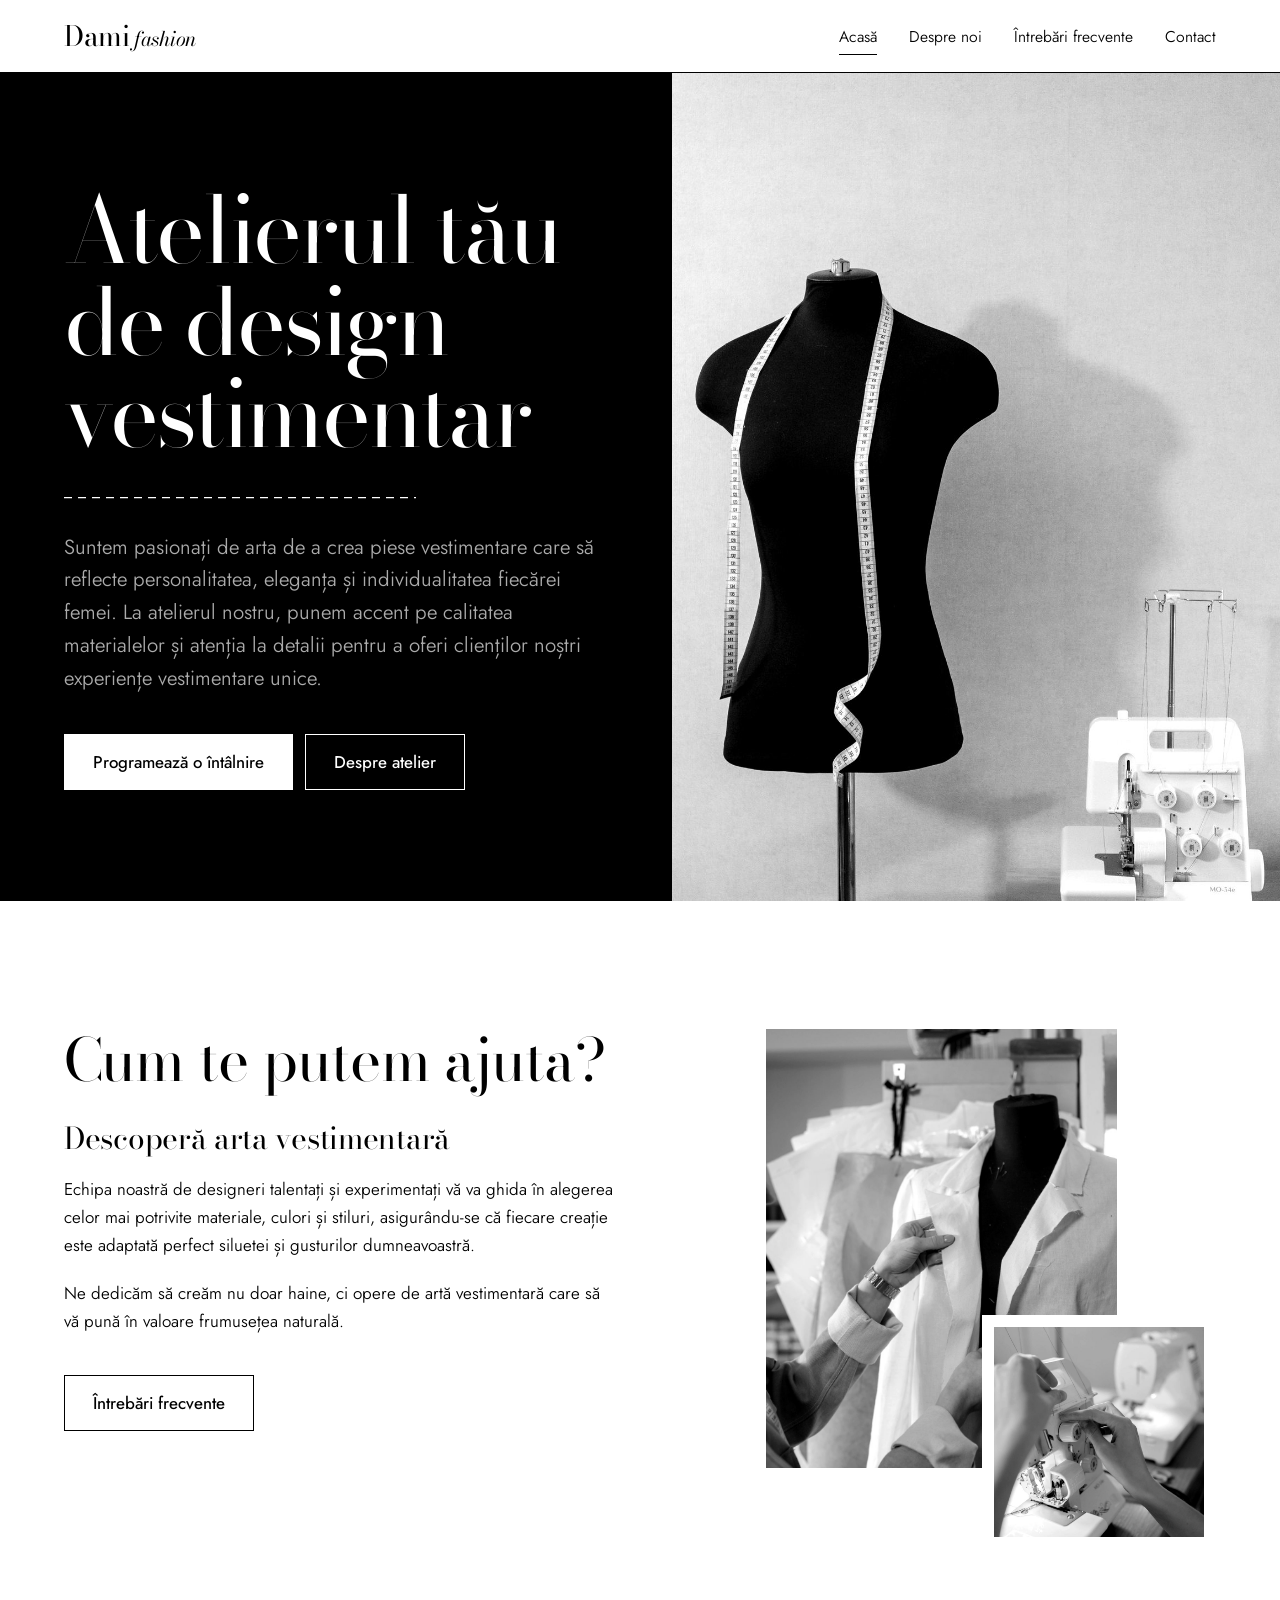
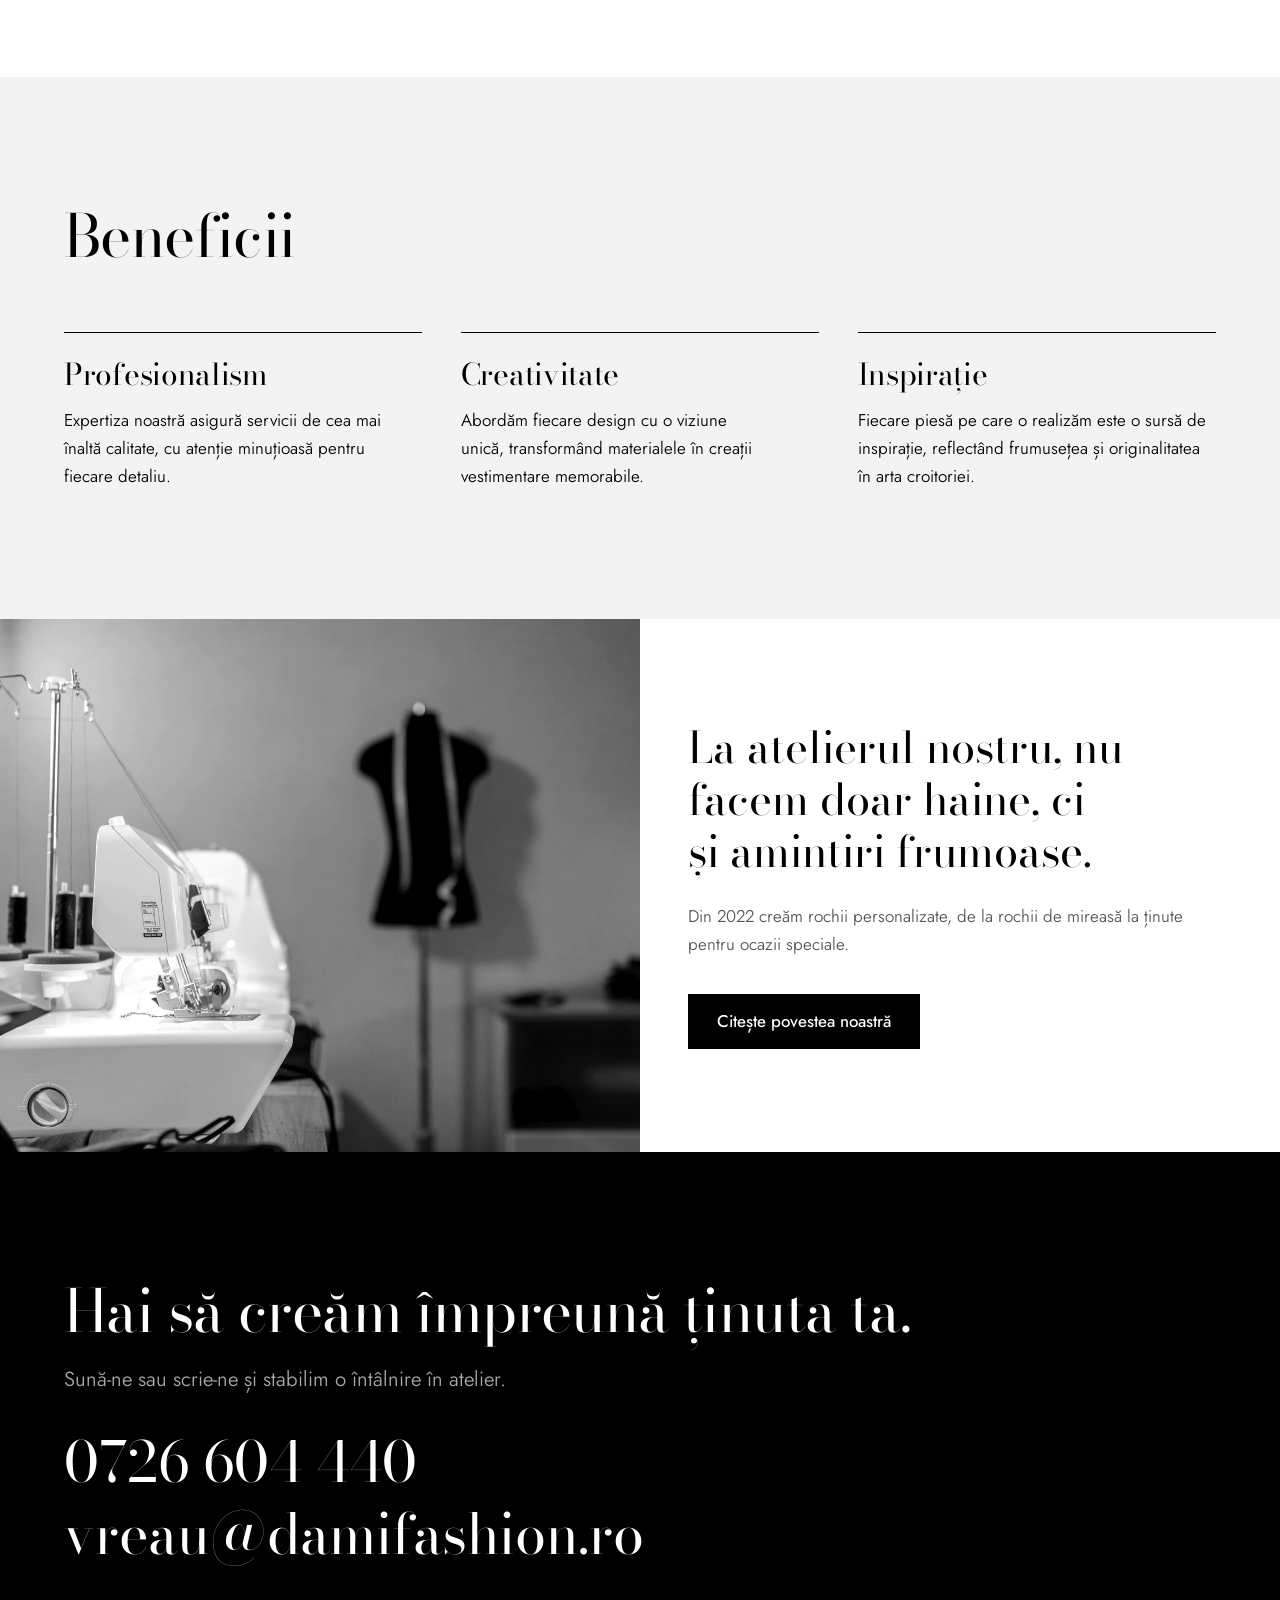
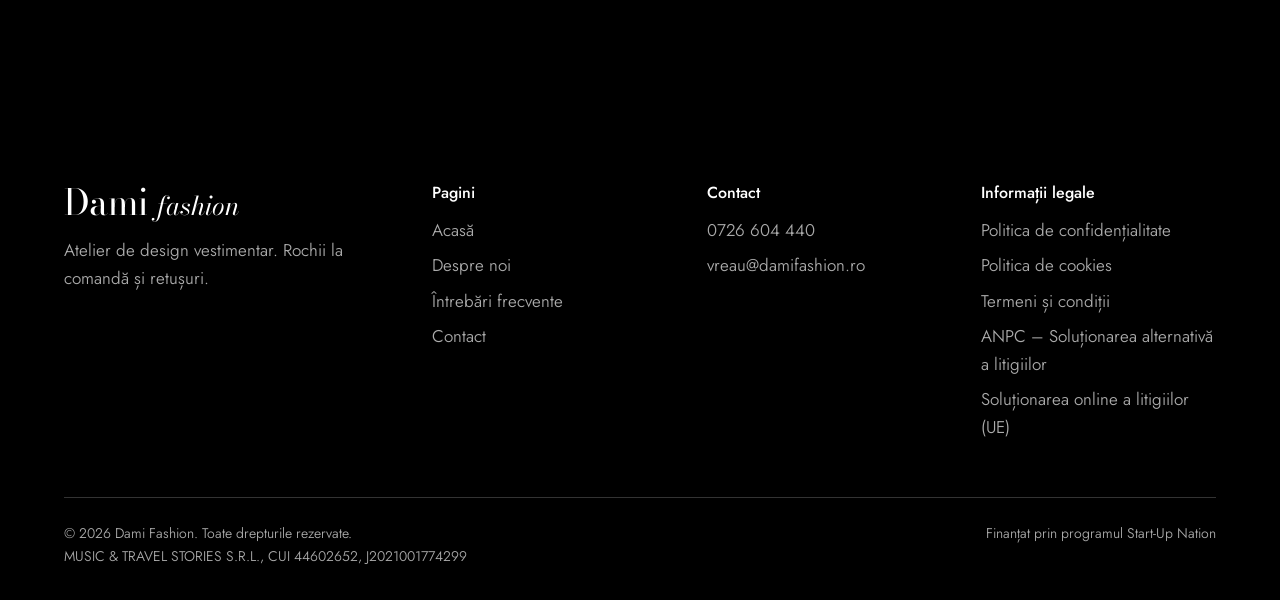
<file: index.html>
<!doctype html>
<html lang="ro">
<head>
  <meta charset="utf-8">
  <meta name="viewport" content="width=device-width, initial-scale=1">
  <title>Dami Fashion</title>
  <meta name="description" content="Dami Fashion, atelier de design vestimentar: rochii la comandă, rochii de mireasă, ținute pentru ocazii speciale și retușuri.">
  <meta property="og:title" content="Dami Fashion">
  <meta property="og:description" content="Dami Fashion, atelier de design vestimentar: rochii la comandă, rochii de mireasă, ținute pentru ocazii speciale și retușuri.">
  <meta property="og:type" content="website">
  <meta property="og:locale" content="ro_RO">
  <link rel="preload" href="assets/fonts/bodoni-moda-latin-opsz-normal.woff2" as="font" type="font/woff2" crossorigin>
  <link rel="preload" href="assets/fonts/jost-latin-wght-normal.woff2" as="font" type="font/woff2" crossorigin>
  <link rel="stylesheet" href="assets/css/fonts.css">
  <link rel="stylesheet" href="assets/css/site.css">
  <link rel="icon" href="data:image/svg+xml,%3Csvg xmlns='http://www.w3.org/2000/svg' viewBox='0 0 64 64'%3E%3Crect width='64' height='64' fill='%23000'/%3E%3Ctext x='32' y='47' font-family='Georgia,serif' font-size='44' fill='%23fff' text-anchor='middle'%3ED%3C/text%3E%3C/svg%3E">
</head>
<body>
  <a class="skip-link" href="#continut">Sari la conținut</a>
  <header class="site-header">
    <div class="wrap">
      <a class="brand" href="index.html">Dami<em>fashion</em></a>
      <button class="nav-toggle" type="button" aria-expanded="false" aria-controls="nav">Meniu</button>
      <nav class="nav" id="nav" aria-label="Meniu principal">
        <ul>
          <li><a href="index.html" aria-current="page">Acasă</a></li>
          <li><a href="despre-noi.html">Despre noi</a></li>
          <li><a href="intrebari-frecvente.html">Întrebări frecvente</a></li>
          <li><a href="contact.html">Contact</a></li>
        </ul>
      </nav>
    </div>
  </header>

  <main id="continut">
    <section class="hero on-black">
      <div class="hero-text">
        <h1>Atelierul tău de design vestimentar</h1>
        <div class="seam seam-sew" aria-hidden="true"></div>
        <p class="lede muted">Suntem pasionați de arta de a crea piese vestimentare care să reflecte personalitatea, eleganța și individualitatea fiecărei femei. La atelierul nostru, punem accent pe calitatea materialelor și atenția la detalii pentru a oferi clienților noștri experiențe vestimentare unice.</p>
        <div class="actions">
          <a class="btn btn-solid" href="contact.html">Programează o întâlnire</a>
          <a class="btn btn-line" href="despre-noi.html">Despre atelier</a>
        </div>
      </div>
      <figure class="hero-figure">
        <img src="assets/img/acasa-hero.jpg" alt="Manechin de croitorie cu centimetru, lângă o mașină de cusut" width="1200" height="1500" fetchpriority="high" decoding="async">
      </figure>
    </section>

    <section class="section" aria-labelledby="ajutor-title">
      <div class="wrap split">
        <div class="split-text">
          <h2 id="ajutor-title">Cum te putem ajuta?</h2>
          <h3>Descoperă arta vestimentară</h3>
          <p>Echipa noastră de designeri talentați și experimentați vă va ghida în alegerea celor mai potrivite materiale, culori și stiluri, asigurându-se că fiecare creație este adaptată perfect siluetei și gusturilor dumneavoastră.</p>
          <p>Ne dedicăm să creăm nu doar haine, ci opere de artă vestimentară care să vă pună în valoare frumusețea naturală.</p>
          <div class="actions">
            <a class="btn btn-line" href="intrebari-frecvente.html">Întrebări frecvente</a>
          </div>
        </div>
        <div class="split-media pair">
          <img src="assets/img/ajutor-1.jpg" alt="Croitoreasă ajustând o piesă pe manechin" width="1000" height="1250" loading="lazy" decoding="async">
          <img src="assets/img/ajutor-2.jpg" alt="Mâini pregătind o mașină de surfilat" width="800" height="800" loading="lazy" decoding="async">
        </div>
      </div>
    </section>

    <section class="section section-mist" aria-labelledby="beneficii-title">
      <div class="wrap">
        <div class="benefits-head">
          <h2 id="beneficii-title">Beneficii</h2>
        </div>
        <ul class="benefits">
          <li>
            <h3>Profesionalism</h3>
            <p>Expertiza noastră asigură servicii de cea mai înaltă calitate, cu atenție minuțioasă pentru fiecare detaliu.</p>
          </li>
          <li>
            <h3>Creativitate</h3>
            <p>Abordăm fiecare design cu o viziune unică, transformând materialele în creații vestimentare memorabile.</p>
          </li>
          <li>
            <h3>Inspirație</h3>
            <p>Fiecare piesă pe care o realizăm este o sursă de inspirație, reflectând frumusețea și originalitatea în arta croitoriei.</p>
          </li>
        </ul>
      </div>
    </section>

    <section class="statement" aria-label="Despre noi pe scurt">
      <figure class="statement-figure">
        <img src="assets/img/acasa-atelier.jpg" alt="Mașină de cusut și manechin într-un atelier de croitorie" width="1400" height="1000" loading="lazy" decoding="async">
      </figure>
      <div class="statement-text">
        <blockquote>La atelierul nostru, nu facem doar haine, ci și amintiri frumoase.</blockquote>
        <p class="muted" style="margin-top:1.5rem">Din 2022 creăm rochii personalizate, de la rochii de mireasă la ținute pentru ocazii speciale.</p>
        <div class="actions">
          <a class="btn btn-solid" href="despre-noi.html">Citește povestea noastră</a>
        </div>
      </div>
    </section>

    <section class="section on-black contact-band" aria-labelledby="contact-band-title">
      <div class="wrap">
        <div>
          <h2 id="contact-band-title">Hai să creăm împreună ținuta ta.</h2>
          <p class="lede muted" style="margin-top:1.25rem">Sună-ne sau scrie-ne și stabilim o întâlnire în atelier.</p>
          <div class="contact-lines">
            <a href="tel:+40726604440">0726 604 440</a>
            <a href="mailto:vreau@damifashion.ro">vreau@damifashion.ro</a>
          </div>
        </div>
      </div>
    </section>
  </main>

  <footer class="site-footer">
    <div class="wrap">
      <div class="footer-grid">
        <div>
          <p class="footer-brand">Dami <em>fashion</em></p>
          <p class="muted" style="margin-top:1rem;color:var(--grey-on-black)">Atelier de design vestimentar. Rochii la comandă și retușuri.</p>
        </div>
        <div>
          <h2>Pagini</h2>
          <ul>
            <li><a href="index.html">Acasă</a></li>
            <li><a href="despre-noi.html">Despre noi</a></li>
            <li><a href="intrebari-frecvente.html">Întrebări frecvente</a></li>
            <li><a href="contact.html">Contact</a></li>
          </ul>
        </div>
        <div>
          <h2>Contact</h2>
          <ul>
            <li><a href="tel:+40726604440">0726 604 440</a></li>
            <li><a href="mailto:vreau@damifashion.ro">vreau@damifashion.ro</a></li>
          </ul>
        </div>
        <div>
          <h2>Informații legale</h2>
          <ul>
            <li><a href="politica-de-confidentialitate.html">Politica de confidențialitate</a></li>
            <li><a href="politica-cookies.html">Politica de cookies</a></li>
            <li><a href="termeni-si-conditii.html">Termeni și condiții</a></li>
            <li><a href="https://anpc.ro/ce-este-sal/" rel="noopener" target="_blank">ANPC – Soluționarea alternativă a litigiilor</a></li>
            <li><a href="https://ec.europa.eu/consumers/odr" rel="noopener" target="_blank">Soluționarea online a litigiilor (UE)</a></li>
          </ul>
        </div>
      </div>
      <div class="footer-base">
        <p>© <span data-year>2026</span> Dami Fashion. Toate drepturile rezervate.<br>MUSIC &amp; TRAVEL STORIES S.R.L., CUI 44602652, J2021001774299</p>
        <p>Finanțat prin programul Start-Up Nation</p>
      </div>
    </div>
  </footer>
  <script src="assets/js/site.js" defer></script>
  <script>document.querySelectorAll('[data-year]').forEach(function(e){e.textContent=new Date().getFullYear()});</script>
</body>
</html>
</file>
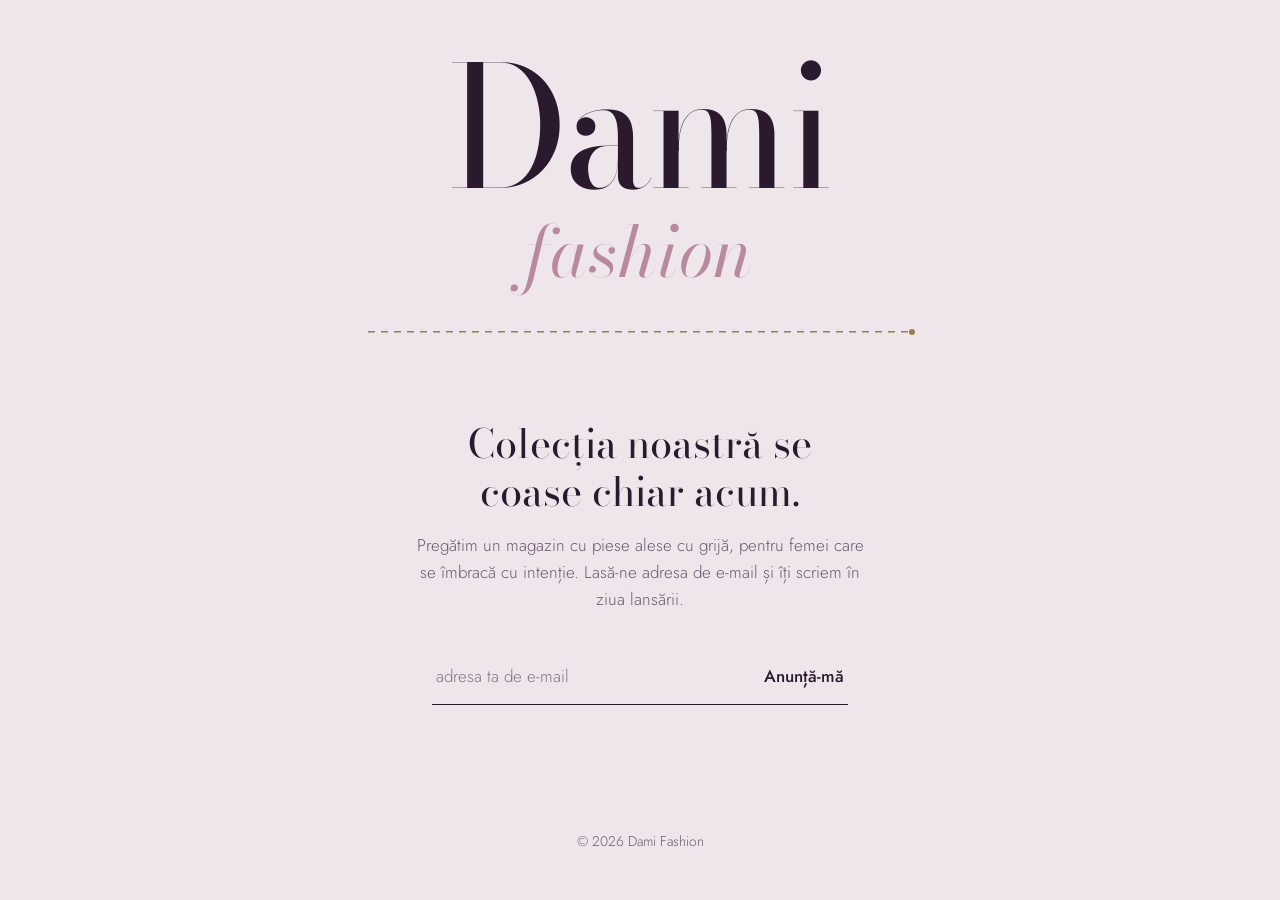
<file: coming-soon.html>
<!doctype html>
<html lang="ro">
<head>
  <meta charset="utf-8">
  <meta name="viewport" content="width=device-width, initial-scale=1">
  <title>Dami Fashion — În curând</title>
  <meta name="description" content="Dami Fashion se deschide în curând. Lasă-ne adresa de e-mail și te anunțăm la lansare.">
  <link rel="stylesheet" href="assets/css/fonts.css">
  <style>
    :root {
      --ink: #2B1A2E;        /* aubergine */
      --paper: #EFE6EC;      /* mauve paper */
      --silk: #FBF8FA;       /* silk white */
      --rose: #B98A9E;       /* dusty rose */
      --thread: #9C7B4E;     /* gold thread */
      --muted: #6E5A70;
      --serif: "Bodoni Moda", "Didot", Georgia, serif;
      --sans: "Jost", "Futura", system-ui, sans-serif;
    }
    @media (prefers-color-scheme: dark) {
      :root:not([data-theme="light"]) {
        --ink: #F3E9EF; --paper: #22152A; --silk: #2E1F36;
        --rose: #C99DB1; --thread: #C9A36E; --muted: #B7A3B8;
      }
    }
    :root[data-theme="dark"] {
      --ink: #F3E9EF; --paper: #22152A; --silk: #2E1F36;
      --rose: #C99DB1; --thread: #C9A36E; --muted: #B7A3B8;
    }

    * { box-sizing: border-box; margin: 0; }
    html, body { height: 100%; }
    body {
      background: var(--paper);
      color: var(--ink);
      font-family: var(--sans);
      font-weight: 300;
      font-size: 1.0625rem;
      line-height: 1.6;
      -webkit-font-smoothing: antialiased;
    }

    .page {
      min-height: 100svh;
      display: grid;
      grid-template-rows: auto 1fr auto;
      padding: clamp(1.5rem, 4vw, 3rem) 16px;
      max-width: 72rem;
      margin: 0 auto;
    }

    /* Wordmark: the one bold element */
    .wordmark {
      text-align: center;
      font-family: var(--serif);
      font-weight: 400;
      font-size: clamp(4.5rem, 19vw, 10.5rem);
      line-height: 0.95;
      letter-spacing: -0.02em;
    }
    .wordmark .fashion {
      display: block;
      font-style: italic;
      font-size: 0.42em;
      letter-spacing: 0.01em;
      color: var(--rose);
      margin-top: 0.15em;
    }

    /* Seam: a stitched line that sews itself once on load */
    .seam {
      position: relative;
      width: min(100%, 34rem);
      height: 6px;
      margin: clamp(1.75rem, 4vw, 2.75rem) auto 0;
    }
    .seam-thread {
      position: absolute;
      inset: 0 auto 0 0;
      width: 100%;
      background: repeating-linear-gradient(90deg, var(--thread) 0 7px, transparent 7px 13px) center / 100% 1.5px no-repeat;
      animation: sew 2.4s cubic-bezier(.6,.1,.3,1) .4s both;
    }
    .seam-thread::after {
      content: "";
      position: absolute;
      right: -3px;
      top: 50%;
      width: 6px;
      height: 6px;
      margin-top: -3px;
      border-radius: 50%;
      background: var(--thread);
    }
    @keyframes sew { from { width: 0; } to { width: 100%; } }

    main {
      align-self: center;
      text-align: center;
      max-width: 34rem;
      margin: 0 auto;
      padding: clamp(2.5rem, 7vw, 4.5rem) 0;
    }
    h1 {
      font-family: var(--serif);
      font-weight: 400;
      font-size: clamp(1.75rem, 4.5vw, 2.5rem);
      line-height: 1.2;
      margin-bottom: 1rem;
    }
    .lede { color: var(--muted); margin: 0 auto 2.25rem; max-width: 30rem; text-wrap: pretty; }
    h1 { text-wrap: balance; }

    form {
      display: flex;
      gap: 0;
      border-bottom: 1.5px solid var(--ink);
      max-width: 26rem;
      margin: 0 auto;
    }
    label.sr { position: absolute; width: 1px; height: 1px; overflow: hidden; clip: rect(0 0 0 0); }
    input[type="email"] {
      flex: 1;
      min-width: 0;
      background: transparent;
      border: 0;
      padding: 0.85rem 0.25rem;
      font: inherit;
      color: var(--ink);
    }
    input::placeholder { color: var(--muted); opacity: .8; }
    input:focus { outline: none; }
    form:focus-within { border-color: var(--thread); }
    button {
      background: none;
      border: 0;
      padding: 0.85rem 0.25rem 0.85rem 1rem;
      font: inherit;
      font-weight: 500;
      color: var(--ink);
      cursor: pointer;
      white-space: nowrap;
    }
    button:hover { color: var(--thread); }
    button:focus-visible, a:focus-visible {
      outline: 2px solid var(--thread);
      outline-offset: 3px;
      border-radius: 2px;
    }
    .note { min-height: 1.6em; margin-top: 1rem; font-size: 0.95rem; color: var(--muted); }
    .note.ok { color: var(--ink); font-family: var(--serif); font-style: italic; font-size: 1.1rem; }

    footer {
      text-align: center;
      font-size: 0.875rem;
      color: var(--muted);
    }
    footer a { color: inherit; text-underline-offset: 3px; }

    @media (prefers-reduced-motion: reduce) {
      .seam-thread { animation: none; }
    }
  </style>
</head>
<body>
  <div class="page">
    <header>
      <div class="wordmark" aria-label="Dami Fashion">
        Dami<span class="fashion">fashion</span>
      </div>
<div class="seam" aria-hidden="true"><span class="seam-thread"></span></div>
    </header>

    <main>
      <h1>Colecția noastră se coase chiar acum.</h1>
      <p class="lede">
        Pregătim un magazin cu piese alese cu grijă, pentru femei care se îmbracă
        cu intenție. Lasă-ne adresa de e-mail și îți scriem în ziua lansării.
      </p>

      <form id="notify" novalidate>
        <label class="sr" for="email">Adresa ta de e-mail</label>
        <input id="email" name="email" type="email" autocomplete="email"
               placeholder="adresa ta de e-mail" required>
        <button type="submit">Anunță-mă</button>
      </form>
      <p class="note" id="note" role="status" aria-live="polite"></p>
    </main>

    <footer>
      © <span id="year">2026</span> Dami Fashion
    </footer>
  </div>

  <script>
    document.getElementById('year').textContent = new Date().getFullYear();

    const form = document.getElementById('notify');
    const input = document.getElementById('email');
    const note = document.getElementById('note');

    form.addEventListener('submit', (e) => {
      e.preventDefault();
      note.className = 'note';
      if (!input.value.trim()) {
        note.textContent = 'Scrie adresa de e-mail ca să te putem anunța.';
        input.focus();
        return;
      }
      if (!input.checkValidity()) {
        note.textContent = 'Adresa pare incompletă. Verifică forma nume@exemplu.ro.';
        input.focus();
        return;
      }
      // TODO: trimite adresa către un serviciu de newsletter (ex. Mailchimp, Formspree)
      // înainte de lansarea publică. Momentan adresa nu este salvată nicăieri.
      form.hidden = true;
      note.className = 'note ok';
      note.textContent = 'Mulțumim. Te anunțăm în ziua lansării.';
    });
  </script>
</body>
</html>
</file>
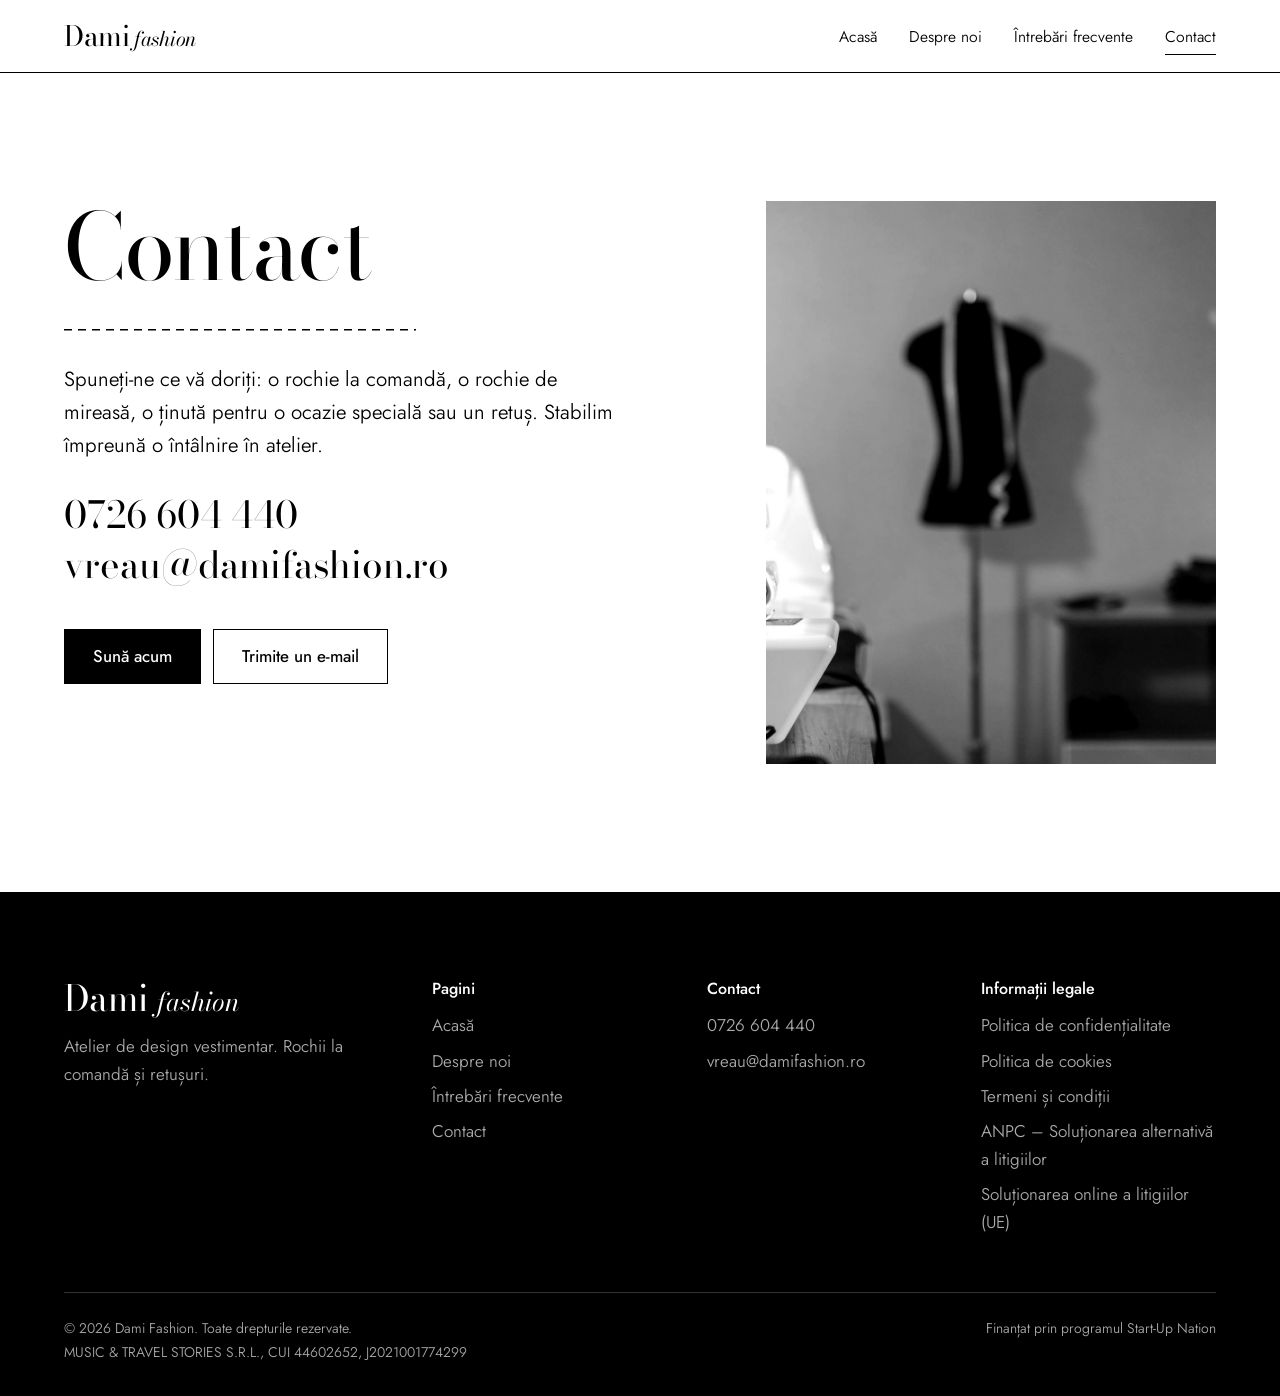
<file: contact.html>
<!doctype html>
<html lang="ro">
<head>
  <meta charset="utf-8">
  <meta name="viewport" content="width=device-width, initial-scale=1">
  <title>Contact | Dami Fashion</title>
  <meta name="description" content="Contactează atelierul Dami Fashion: telefon 0726 604 440, e-mail vreau@damifashion.ro.">
  <meta property="og:title" content="Contact | Dami Fashion">
  <meta property="og:description" content="Contactează atelierul Dami Fashion: telefon 0726 604 440, e-mail vreau@damifashion.ro.">
  <meta property="og:type" content="website">
  <meta property="og:locale" content="ro_RO">
  <link rel="preload" href="assets/fonts/bodoni-moda-latin-opsz-normal.woff2" as="font" type="font/woff2" crossorigin>
  <link rel="preload" href="assets/fonts/jost-latin-wght-normal.woff2" as="font" type="font/woff2" crossorigin>
  <link rel="stylesheet" href="assets/css/fonts.css">
  <link rel="stylesheet" href="assets/css/site.css">
  <link rel="icon" href="data:image/svg+xml,%3Csvg xmlns='http://www.w3.org/2000/svg' viewBox='0 0 64 64'%3E%3Crect width='64' height='64' fill='%23000'/%3E%3Ctext x='32' y='47' font-family='Georgia,serif' font-size='44' fill='%23fff' text-anchor='middle'%3ED%3C/text%3E%3C/svg%3E">
</head>
<body>
  <a class="skip-link" href="#continut">Sari la conținut</a>
  <header class="site-header">
    <div class="wrap">
      <a class="brand" href="index.html">Dami<em>fashion</em></a>
      <button class="nav-toggle" type="button" aria-expanded="false" aria-controls="nav">Meniu</button>
      <nav class="nav" id="nav" aria-label="Meniu principal">
        <ul>
          <li><a href="index.html">Acasă</a></li>
          <li><a href="despre-noi.html">Despre noi</a></li>
          <li><a href="intrebari-frecvente.html">Întrebări frecvente</a></li>
          <li><a href="contact.html" aria-current="page">Contact</a></li>
        </ul>
      </nav>
    </div>
  </header>

  <main id="continut">
    <section class="section">
      <div class="wrap split">
        <div class="split-text">
          <h1>Contact</h1>
          <div class="seam" aria-hidden="true"></div>
          <p class="lede" style="margin-top:2rem">Spuneți-ne ce vă doriți: o rochie la comandă, o rochie de mireasă, o ținută pentru o ocazie specială sau un retuș. Stabilim împreună o întâlnire în atelier.</p>
          <div class="contact-lines">
            <a href="tel:+40726604440" aria-label="Sună la 0726 604 440">0726 604 440</a>
            <a href="mailto:vreau@damifashion.ro">vreau@damifashion.ro</a>
          </div>
          <div class="actions">
            <a class="btn btn-solid" href="tel:+40726604440">Sună acum</a>
            <a class="btn btn-line" href="mailto:vreau@damifashion.ro?subject=Programare%20Dami%20Fashion">Trimite un e-mail</a>
          </div>
        </div>
        <div class="split-media single">
          <img src="assets/img/contact.jpg" alt="Manechin de croitorie în atelier" width="1000" height="1250" loading="lazy" decoding="async">
        </div>
      </div>
    </section>
  </main>

  <footer class="site-footer">
    <div class="wrap">
      <div class="footer-grid">
        <div>
          <p class="footer-brand">Dami <em>fashion</em></p>
          <p class="muted" style="margin-top:1rem;color:var(--grey-on-black)">Atelier de design vestimentar. Rochii la comandă și retușuri.</p>
        </div>
        <div>
          <h2>Pagini</h2>
          <ul>
            <li><a href="index.html">Acasă</a></li>
            <li><a href="despre-noi.html">Despre noi</a></li>
            <li><a href="intrebari-frecvente.html">Întrebări frecvente</a></li>
            <li><a href="contact.html">Contact</a></li>
          </ul>
        </div>
        <div>
          <h2>Contact</h2>
          <ul>
            <li><a href="tel:+40726604440">0726 604 440</a></li>
            <li><a href="mailto:vreau@damifashion.ro">vreau@damifashion.ro</a></li>
          </ul>
        </div>
        <div>
          <h2>Informații legale</h2>
          <ul>
            <li><a href="politica-de-confidentialitate.html">Politica de confidențialitate</a></li>
            <li><a href="politica-cookies.html">Politica de cookies</a></li>
            <li><a href="termeni-si-conditii.html">Termeni și condiții</a></li>
            <li><a href="https://anpc.ro/ce-este-sal/" rel="noopener" target="_blank">ANPC – Soluționarea alternativă a litigiilor</a></li>
            <li><a href="https://ec.europa.eu/consumers/odr" rel="noopener" target="_blank">Soluționarea online a litigiilor (UE)</a></li>
          </ul>
        </div>
      </div>
      <div class="footer-base">
        <p>© <span data-year>2026</span> Dami Fashion. Toate drepturile rezervate.<br>MUSIC &amp; TRAVEL STORIES S.R.L., CUI 44602652, J2021001774299</p>
        <p>Finanțat prin programul Start-Up Nation</p>
      </div>
    </div>
  </footer>
  <script src="assets/js/site.js" defer></script>
  <script>document.querySelectorAll('[data-year]').forEach(function(e){e.textContent=new Date().getFullYear()});</script>
</body>
</html>
</file>
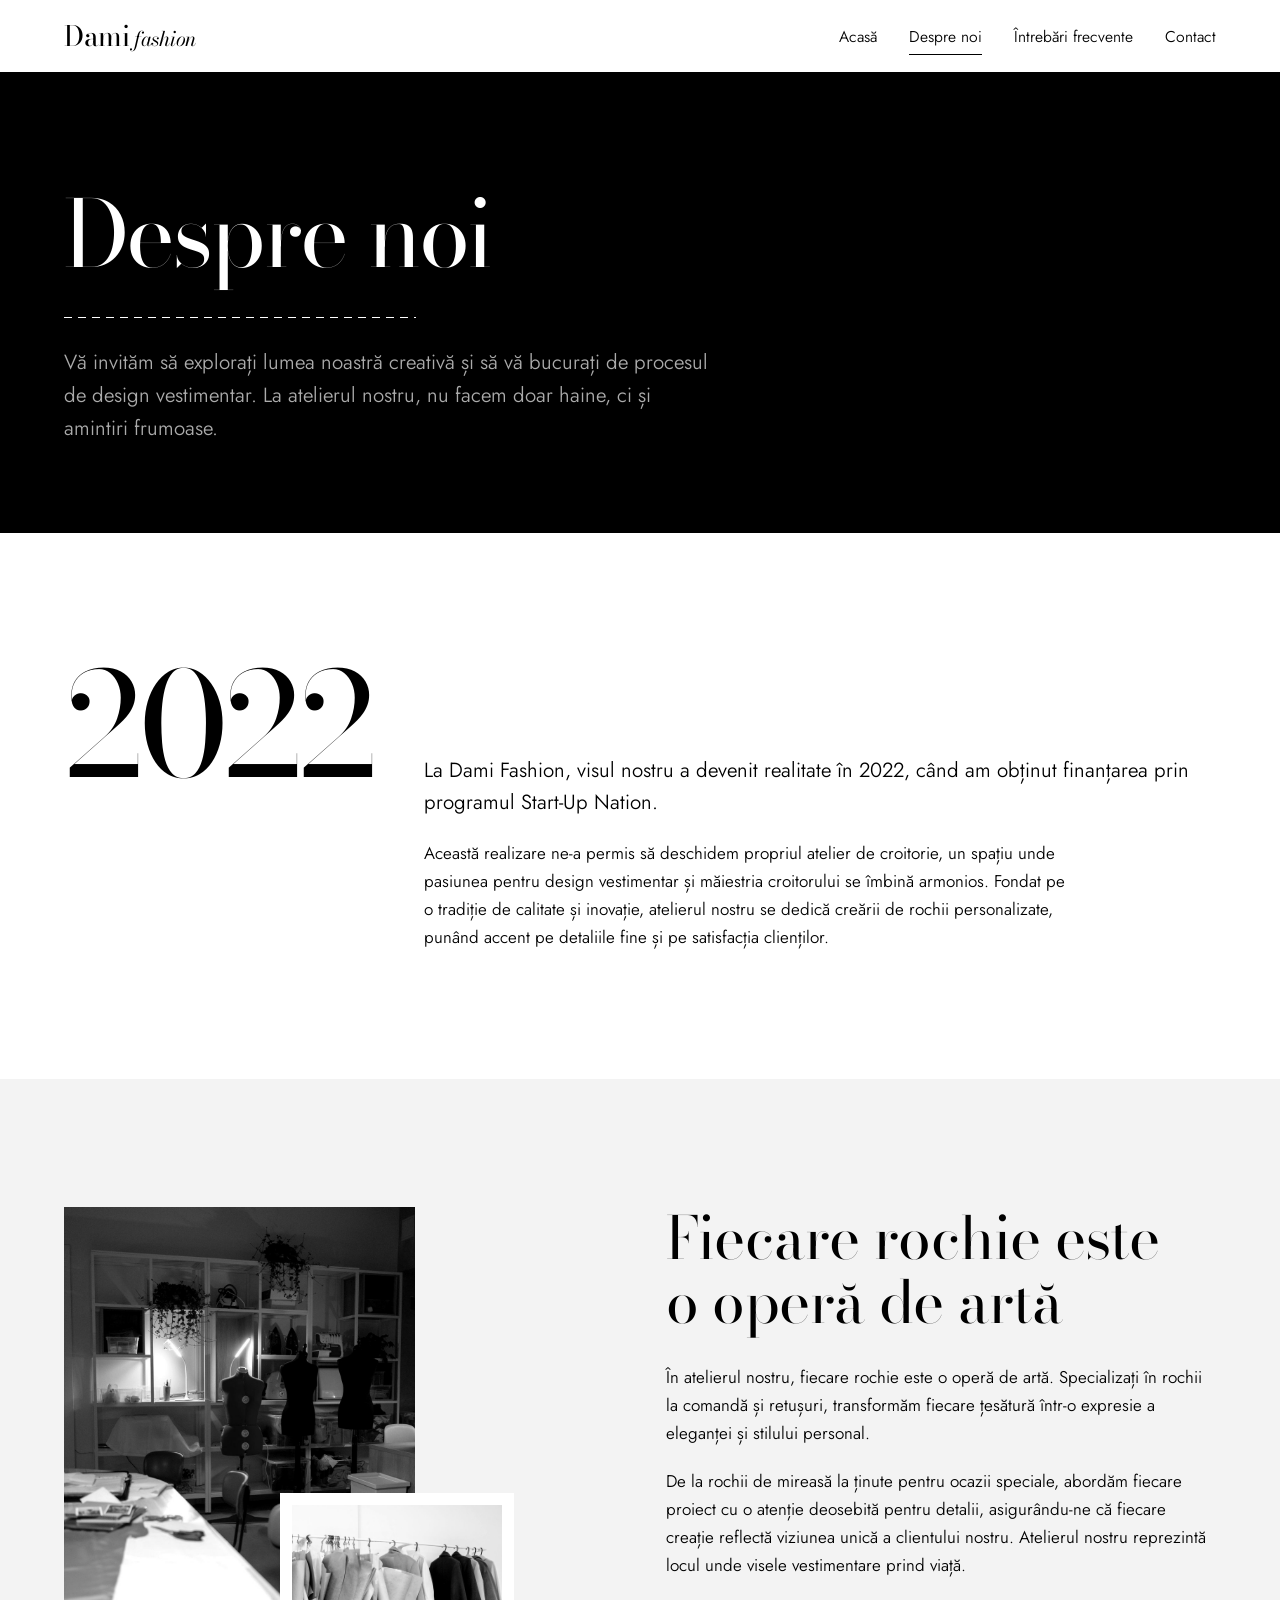
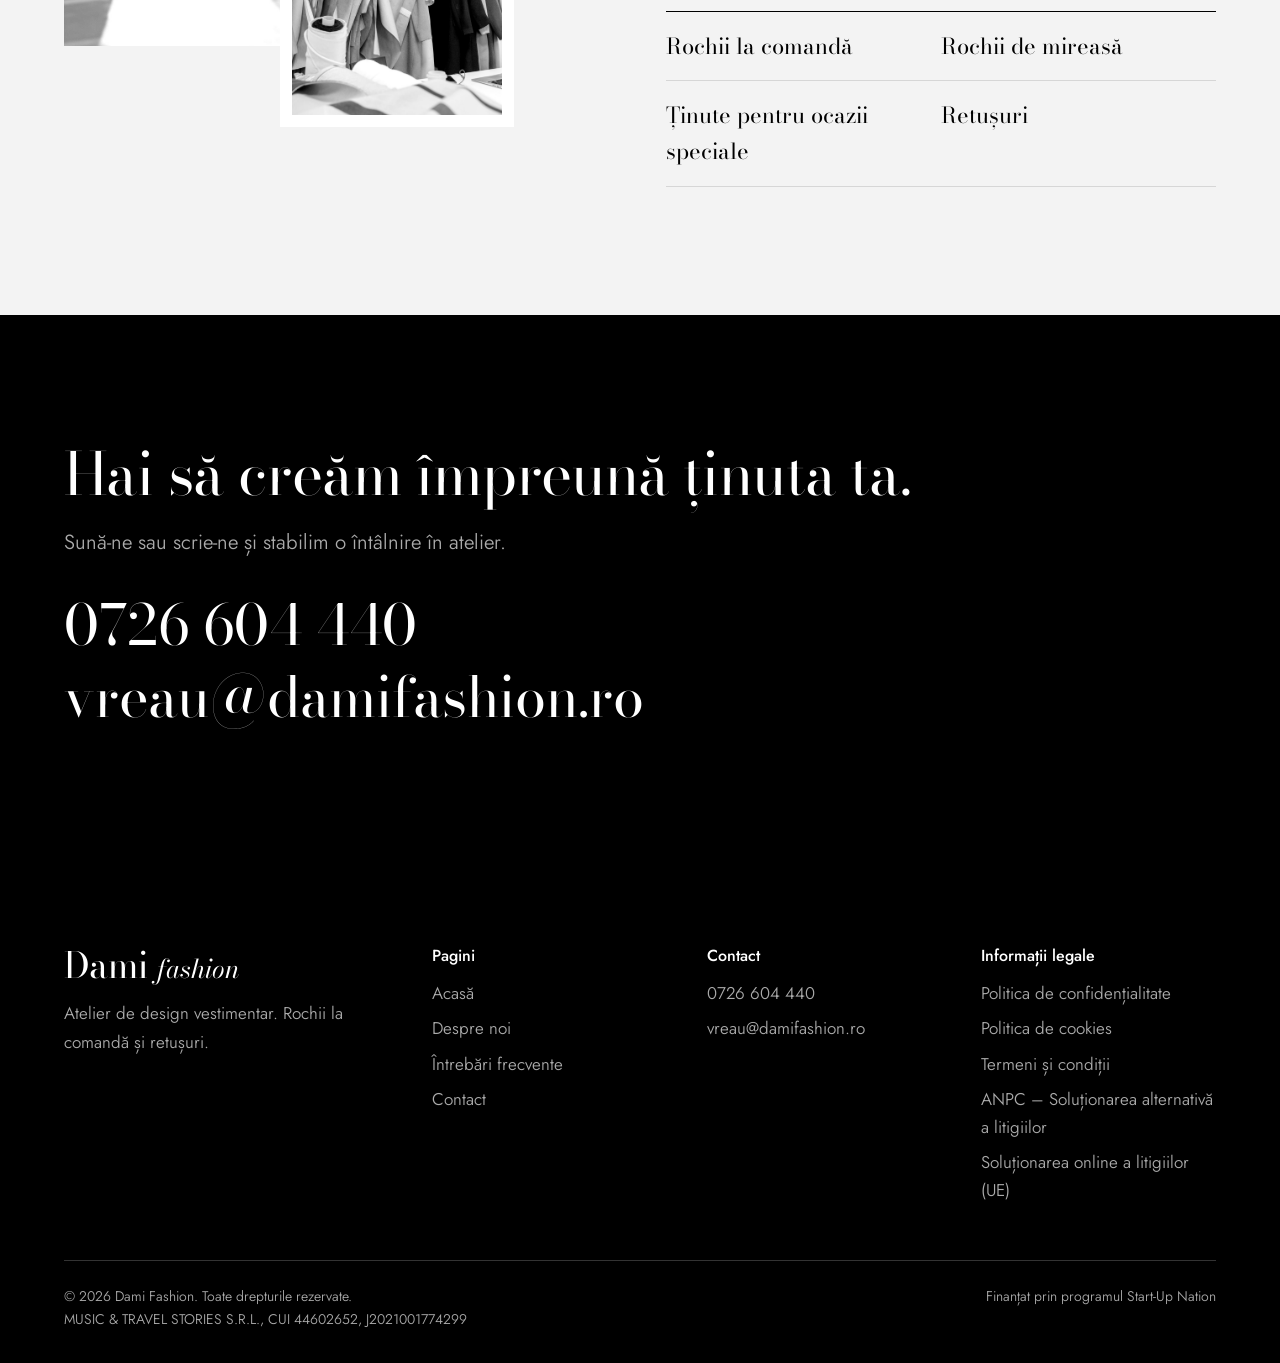
<file: despre-noi.html>
<!doctype html>
<html lang="ro">
<head>
  <meta charset="utf-8">
  <meta name="viewport" content="width=device-width, initial-scale=1">
  <title>Despre noi | Dami Fashion</title>
  <meta name="description" content="Povestea Dami Fashion: atelier de croitorie deschis în 2022 prin Start-Up Nation, specializat în rochii la comandă și retușuri.">
  <meta property="og:title" content="Despre noi | Dami Fashion">
  <meta property="og:description" content="Povestea Dami Fashion: atelier de croitorie deschis în 2022 prin Start-Up Nation, specializat în rochii la comandă și retușuri.">
  <meta property="og:type" content="website">
  <meta property="og:locale" content="ro_RO">
  <link rel="preload" href="assets/fonts/bodoni-moda-latin-opsz-normal.woff2" as="font" type="font/woff2" crossorigin>
  <link rel="preload" href="assets/fonts/jost-latin-wght-normal.woff2" as="font" type="font/woff2" crossorigin>
  <link rel="stylesheet" href="assets/css/fonts.css">
  <link rel="stylesheet" href="assets/css/site.css">
  <link rel="icon" href="data:image/svg+xml,%3Csvg xmlns='http://www.w3.org/2000/svg' viewBox='0 0 64 64'%3E%3Crect width='64' height='64' fill='%23000'/%3E%3Ctext x='32' y='47' font-family='Georgia,serif' font-size='44' fill='%23fff' text-anchor='middle'%3ED%3C/text%3E%3C/svg%3E">
</head>
<body>
  <a class="skip-link" href="#continut">Sari la conținut</a>
  <header class="site-header">
    <div class="wrap">
      <a class="brand" href="index.html">Dami<em>fashion</em></a>
      <button class="nav-toggle" type="button" aria-expanded="false" aria-controls="nav">Meniu</button>
      <nav class="nav" id="nav" aria-label="Meniu principal">
        <ul>
          <li><a href="index.html">Acasă</a></li>
          <li><a href="despre-noi.html" aria-current="page">Despre noi</a></li>
          <li><a href="intrebari-frecvente.html">Întrebări frecvente</a></li>
          <li><a href="contact.html">Contact</a></li>
        </ul>
      </nav>
    </div>
  </header>

  <main id="continut">
    <section class="page-head on-black">
      <div class="wrap">
        <h1>Despre noi</h1>
        <div class="seam" aria-hidden="true"></div>
        <p class="lede muted">Vă invităm să explorați lumea noastră creativă și să vă bucurați de procesul de design vestimentar. La atelierul nostru, nu facem doar haine, ci și amintiri frumoase.</p>
      </div>
    </section>

    <section class="section" aria-labelledby="poveste-title">
      <div class="wrap">
        <div class="milestone">
          <p class="year" aria-hidden="true">2022</p>
          <div class="about-body">
            <h2 id="poveste-title" class="sr-only">Povestea noastră</h2>
            <p class="lede">La Dami Fashion, visul nostru a devenit realitate în 2022, când am obținut finanțarea prin programul Start-Up Nation.</p>
            <p>Această realizare ne-a permis să deschidem propriul atelier de croitorie, un spațiu unde pasiunea pentru design vestimentar și măiestria croitorului se îmbină armonios. Fondat pe o tradiție de calitate și inovație, atelierul nostru se dedică creării de rochii personalizate, punând accent pe detaliile fine și pe satisfacția clienților.</p>
          </div>
        </div>
      </div>
    </section>

    <section class="section section-mist" aria-labelledby="atelier-title">
      <div class="wrap split split-reverse">
        <div class="split-text about-body">
          <h2 id="atelier-title">Fiecare rochie este o operă de artă</h2>
          <p>În atelierul nostru, fiecare rochie este o operă de artă. Specializați în rochii la comandă și retușuri, transformăm fiecare țesătură într-o expresie a eleganței și stilului personal.</p>
          <p>De la rochii de mireasă la ținute pentru ocazii speciale, abordăm fiecare proiect cu o atenție deosebită pentru detalii, asigurându-ne că fiecare creație reflectă viziunea unică a clientului nostru. Atelierul nostru reprezintă locul unde visele vestimentare prind viață.</p>
          <ul class="services" aria-label="Ce realizăm">
            <li>Rochii la comandă</li>
            <li>Rochii de mireasă</li>
            <li>Ținute pentru ocazii speciale</li>
            <li>Retușuri</li>
          </ul>
        </div>
        <div class="split-media pair">
          <img src="assets/img/despre-1.jpg" alt="Atelier de croitorie cu manechine și masă de croit" width="1000" height="1250" loading="lazy" decoding="async">
          <img src="assets/img/despre-2.jpg" alt="Haine pe umerașe și materiale într-un atelier" width="1000" height="1250" loading="lazy" decoding="async">
        </div>
      </div>
    </section>

    <section class="section on-black contact-band" aria-labelledby="contact-band-title">
      <div class="wrap">
        <div>
          <h2 id="contact-band-title">Hai să creăm împreună ținuta ta.</h2>
          <p class="lede muted" style="margin-top:1.25rem">Sună-ne sau scrie-ne și stabilim o întâlnire în atelier.</p>
          <div class="contact-lines">
            <a href="tel:+40726604440">0726 604 440</a>
            <a href="mailto:vreau@damifashion.ro">vreau@damifashion.ro</a>
          </div>
        </div>
      </div>
    </section>
  </main>

  <footer class="site-footer">
    <div class="wrap">
      <div class="footer-grid">
        <div>
          <p class="footer-brand">Dami <em>fashion</em></p>
          <p class="muted" style="margin-top:1rem;color:var(--grey-on-black)">Atelier de design vestimentar. Rochii la comandă și retușuri.</p>
        </div>
        <div>
          <h2>Pagini</h2>
          <ul>
            <li><a href="index.html">Acasă</a></li>
            <li><a href="despre-noi.html">Despre noi</a></li>
            <li><a href="intrebari-frecvente.html">Întrebări frecvente</a></li>
            <li><a href="contact.html">Contact</a></li>
          </ul>
        </div>
        <div>
          <h2>Contact</h2>
          <ul>
            <li><a href="tel:+40726604440">0726 604 440</a></li>
            <li><a href="mailto:vreau@damifashion.ro">vreau@damifashion.ro</a></li>
          </ul>
        </div>
        <div>
          <h2>Informații legale</h2>
          <ul>
            <li><a href="politica-de-confidentialitate.html">Politica de confidențialitate</a></li>
            <li><a href="politica-cookies.html">Politica de cookies</a></li>
            <li><a href="termeni-si-conditii.html">Termeni și condiții</a></li>
            <li><a href="https://anpc.ro/ce-este-sal/" rel="noopener" target="_blank">ANPC – Soluționarea alternativă a litigiilor</a></li>
            <li><a href="https://ec.europa.eu/consumers/odr" rel="noopener" target="_blank">Soluționarea online a litigiilor (UE)</a></li>
          </ul>
        </div>
      </div>
      <div class="footer-base">
        <p>© <span data-year>2026</span> Dami Fashion. Toate drepturile rezervate.<br>MUSIC &amp; TRAVEL STORIES S.R.L., CUI 44602652, J2021001774299</p>
        <p>Finanțat prin programul Start-Up Nation</p>
      </div>
    </div>
  </footer>
  <script src="assets/js/site.js" defer></script>
  <script>document.querySelectorAll('[data-year]').forEach(function(e){e.textContent=new Date().getFullYear()});</script>
</body>
</html>
</file>
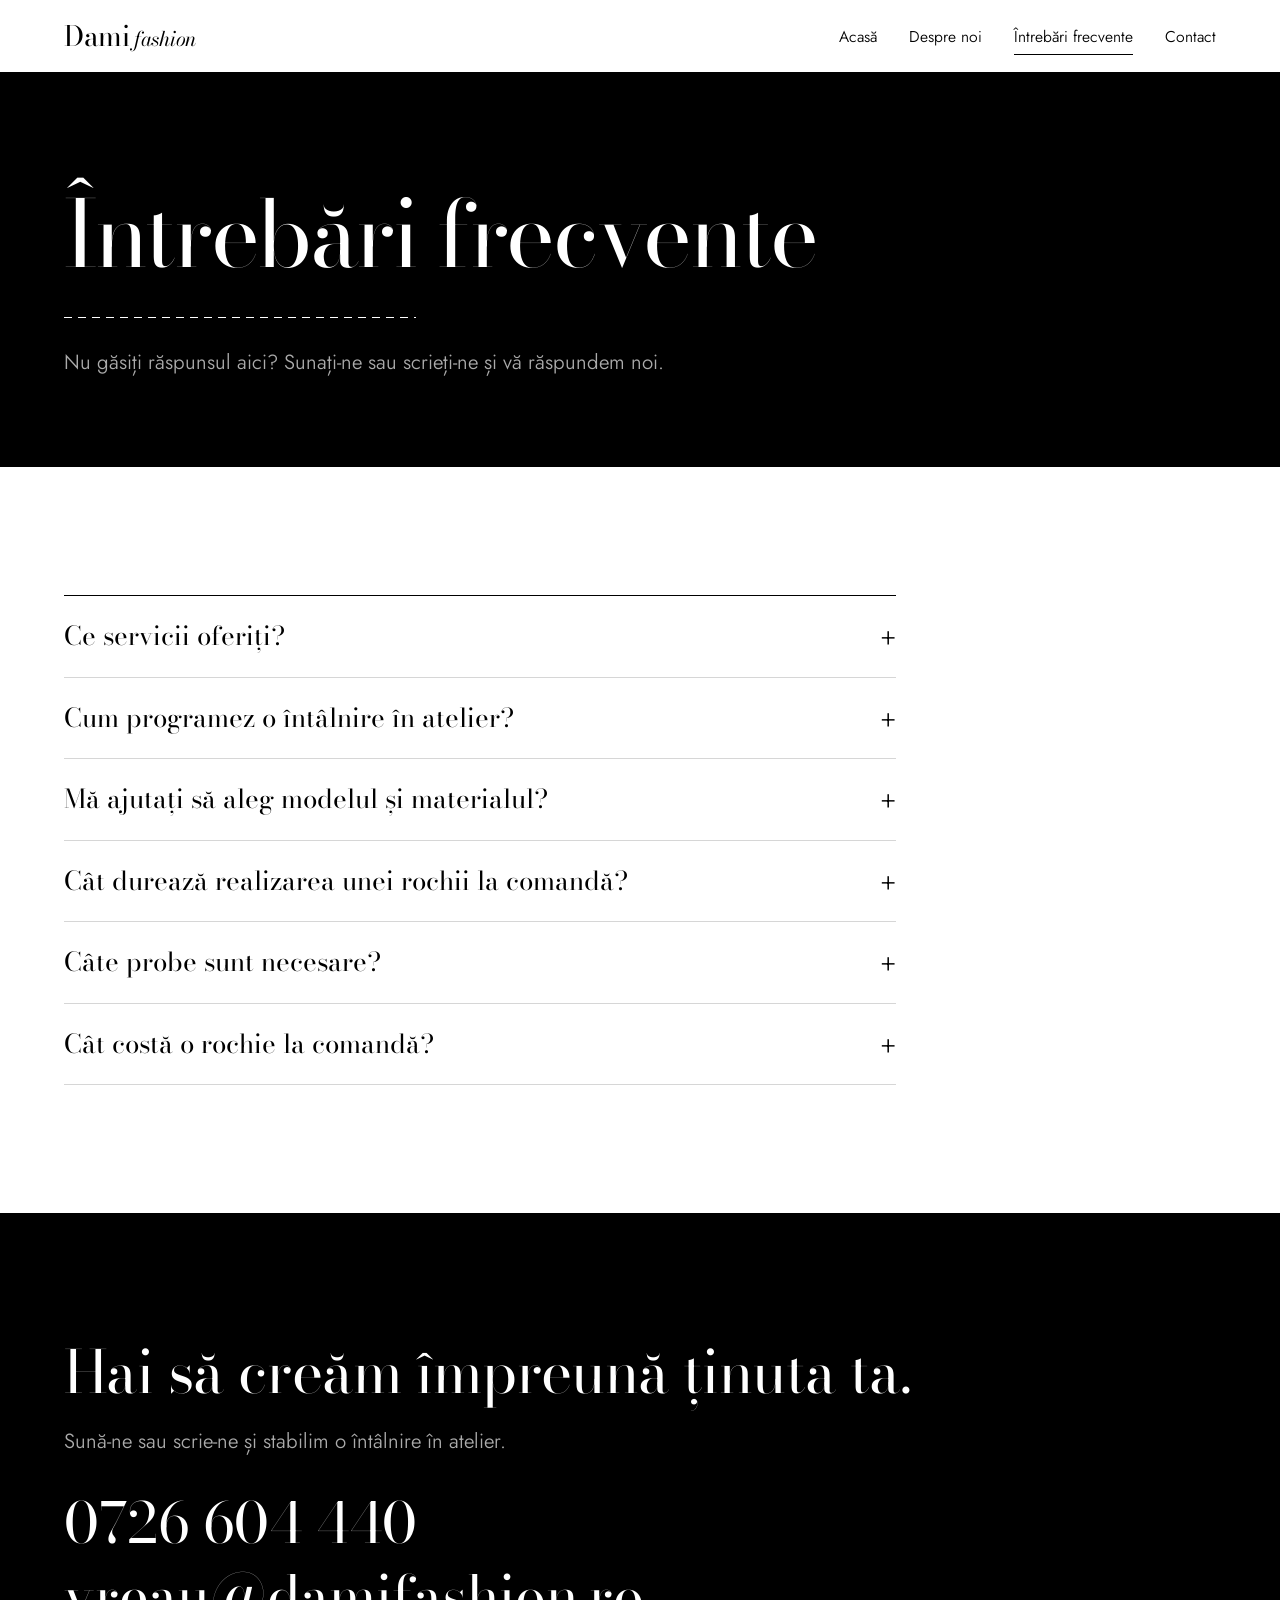
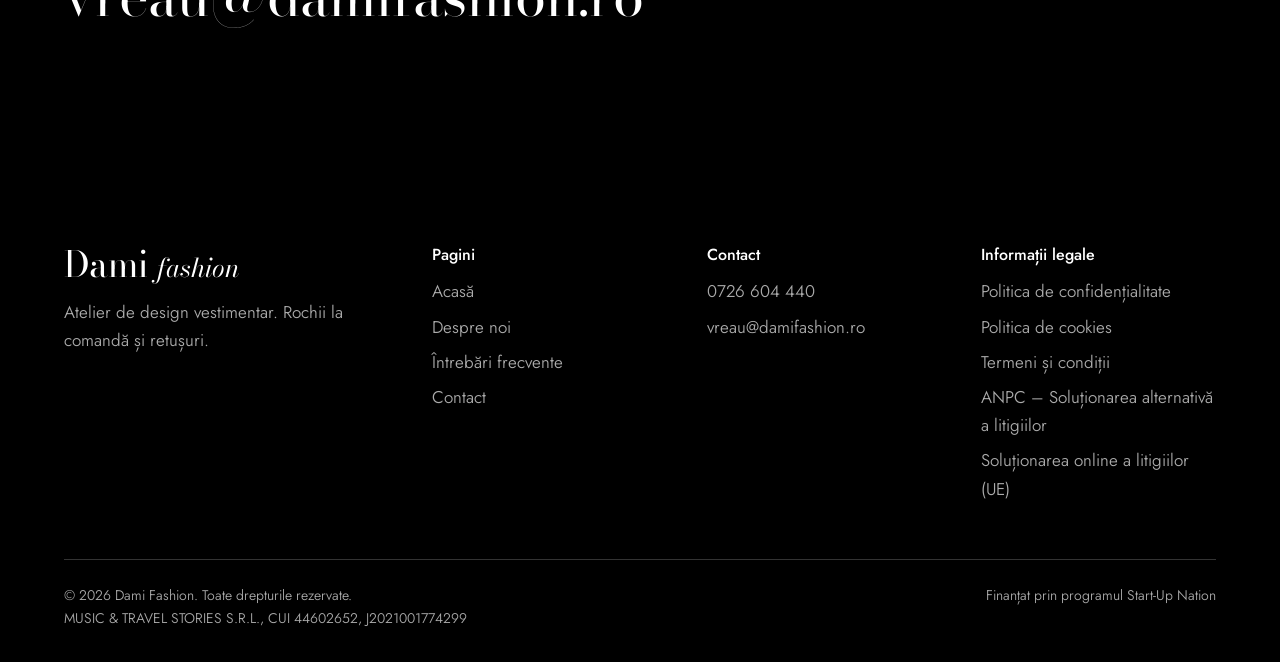
<file: intrebari-frecvente.html>
<!doctype html>
<html lang="ro">
<head>
  <meta charset="utf-8">
  <meta name="viewport" content="width=device-width, initial-scale=1">
  <title>Întrebări frecvente | Dami Fashion</title>
  <meta name="description" content="Răspunsuri despre rochiile la comandă, probe, termene și programări la atelierul Dami Fashion.">
  <meta property="og:title" content="Întrebări frecvente | Dami Fashion">
  <meta property="og:description" content="Răspunsuri despre rochiile la comandă, probe, termene și programări la atelierul Dami Fashion.">
  <meta property="og:type" content="website">
  <meta property="og:locale" content="ro_RO">
  <link rel="preload" href="assets/fonts/bodoni-moda-latin-opsz-normal.woff2" as="font" type="font/woff2" crossorigin>
  <link rel="preload" href="assets/fonts/jost-latin-wght-normal.woff2" as="font" type="font/woff2" crossorigin>
  <link rel="stylesheet" href="assets/css/fonts.css">
  <link rel="stylesheet" href="assets/css/site.css">
  <link rel="icon" href="data:image/svg+xml,%3Csvg xmlns='http://www.w3.org/2000/svg' viewBox='0 0 64 64'%3E%3Crect width='64' height='64' fill='%23000'/%3E%3Ctext x='32' y='47' font-family='Georgia,serif' font-size='44' fill='%23fff' text-anchor='middle'%3ED%3C/text%3E%3C/svg%3E">
</head>
<body>
  <a class="skip-link" href="#continut">Sari la conținut</a>
  <header class="site-header">
    <div class="wrap">
      <a class="brand" href="index.html">Dami<em>fashion</em></a>
      <button class="nav-toggle" type="button" aria-expanded="false" aria-controls="nav">Meniu</button>
      <nav class="nav" id="nav" aria-label="Meniu principal">
        <ul>
          <li><a href="index.html">Acasă</a></li>
          <li><a href="despre-noi.html">Despre noi</a></li>
          <li><a href="intrebari-frecvente.html" aria-current="page">Întrebări frecvente</a></li>
          <li><a href="contact.html">Contact</a></li>
        </ul>
      </nav>
    </div>
  </header>

  <main id="continut">
    <section class="page-head on-black">
      <div class="wrap">
        <h1>Întrebări frecvente</h1>
        <div class="seam" aria-hidden="true"></div>
        <p class="lede muted">Nu găsiți răspunsul aici? Sunați-ne sau scrieți-ne și vă răspundem noi.</p>
      </div>
    </section>

    <section class="section">
      <div class="wrap">
        <div class="faq">
          <details>
            <summary>Ce servicii oferiți?</summary>
            <div class="answer">
              <p>Realizăm rochii la comandă, rochii de mireasă și ținute pentru ocazii speciale. Facem și retușuri, ca o piesă să vă vină perfect.</p>
            </div>
          </details>
          <details>
            <summary>Cum programez o întâlnire în atelier?</summary>
            <div class="answer">
              <p>Sunați-ne la <a href="tel:+40726604440">0726 604 440</a> sau scrieți-ne la <a href="mailto:vreau@damifashion.ro">vreau@damifashion.ro</a>. Stabilim împreună ziua și ora.</p>
            </div>
          </details>
          <details>
            <summary>Mă ajutați să aleg modelul și materialul?</summary>
            <div class="answer">
              <p>Da. Designerii noștri vă ghidează în alegerea materialelor, culorilor și stilului potrivite siluetei și gusturilor dumneavoastră. Puteți veni cu o idee clară sau doar cu o inspirație: o fotografie, o culoare, ocazia pentru care vă pregătiți.</p>
            </div>
          </details>
          <details>
            <summary>Cât durează realizarea unei rochii la comandă?</summary>
            <div class="answer">
              <p>Depinde de complexitatea modelului și de materiale. Stabilim termenul împreună, la prima întâlnire.</p>
              <p>Pentru rochiile de mireasă și ținutele pentru evenimente cu dată fixă, vă recomandăm să ne contactați din timp, ca să rămână loc pentru probe și ajustări.</p>
            </div>
          </details>
          <details>
            <summary>Câte probe sunt necesare?</summary>
            <div class="answer">
              <p>Numărul de probe depinde de model. Facem atâtea câte sunt necesare pentru ca rochia să vă vină perfect.</p>
            </div>
          </details>
          <details>
            <summary>Cât costă o rochie la comandă?</summary>
            <div class="answer">
              <p>Prețul depinde de model, de materiale și de complexitatea lucrului. După ce discutăm ce vă doriți, vă spunem costul înainte de a începe lucrul.</p>
            </div>
          </details>
        </div>
      </div>
    </section>

    <section class="section on-black contact-band" aria-labelledby="contact-band-title">
      <div class="wrap">
        <div>
          <h2 id="contact-band-title">Hai să creăm împreună ținuta ta.</h2>
          <p class="lede muted" style="margin-top:1.25rem">Sună-ne sau scrie-ne și stabilim o întâlnire în atelier.</p>
          <div class="contact-lines">
            <a href="tel:+40726604440">0726 604 440</a>
            <a href="mailto:vreau@damifashion.ro">vreau@damifashion.ro</a>
          </div>
        </div>
      </div>
    </section>
  </main>

  <footer class="site-footer">
    <div class="wrap">
      <div class="footer-grid">
        <div>
          <p class="footer-brand">Dami <em>fashion</em></p>
          <p class="muted" style="margin-top:1rem;color:var(--grey-on-black)">Atelier de design vestimentar. Rochii la comandă și retușuri.</p>
        </div>
        <div>
          <h2>Pagini</h2>
          <ul>
            <li><a href="index.html">Acasă</a></li>
            <li><a href="despre-noi.html">Despre noi</a></li>
            <li><a href="intrebari-frecvente.html">Întrebări frecvente</a></li>
            <li><a href="contact.html">Contact</a></li>
          </ul>
        </div>
        <div>
          <h2>Contact</h2>
          <ul>
            <li><a href="tel:+40726604440">0726 604 440</a></li>
            <li><a href="mailto:vreau@damifashion.ro">vreau@damifashion.ro</a></li>
          </ul>
        </div>
        <div>
          <h2>Informații legale</h2>
          <ul>
            <li><a href="politica-de-confidentialitate.html">Politica de confidențialitate</a></li>
            <li><a href="politica-cookies.html">Politica de cookies</a></li>
            <li><a href="termeni-si-conditii.html">Termeni și condiții</a></li>
            <li><a href="https://anpc.ro/ce-este-sal/" rel="noopener" target="_blank">ANPC – Soluționarea alternativă a litigiilor</a></li>
            <li><a href="https://ec.europa.eu/consumers/odr" rel="noopener" target="_blank">Soluționarea online a litigiilor (UE)</a></li>
          </ul>
        </div>
      </div>
      <div class="footer-base">
        <p>© <span data-year>2026</span> Dami Fashion. Toate drepturile rezervate.<br>MUSIC &amp; TRAVEL STORIES S.R.L., CUI 44602652, J2021001774299</p>
        <p>Finanțat prin programul Start-Up Nation</p>
      </div>
    </div>
  </footer>
  <script src="assets/js/site.js" defer></script>
  <script>document.querySelectorAll('[data-year]').forEach(function(e){e.textContent=new Date().getFullYear()});</script>
</body>
</html>
</file>
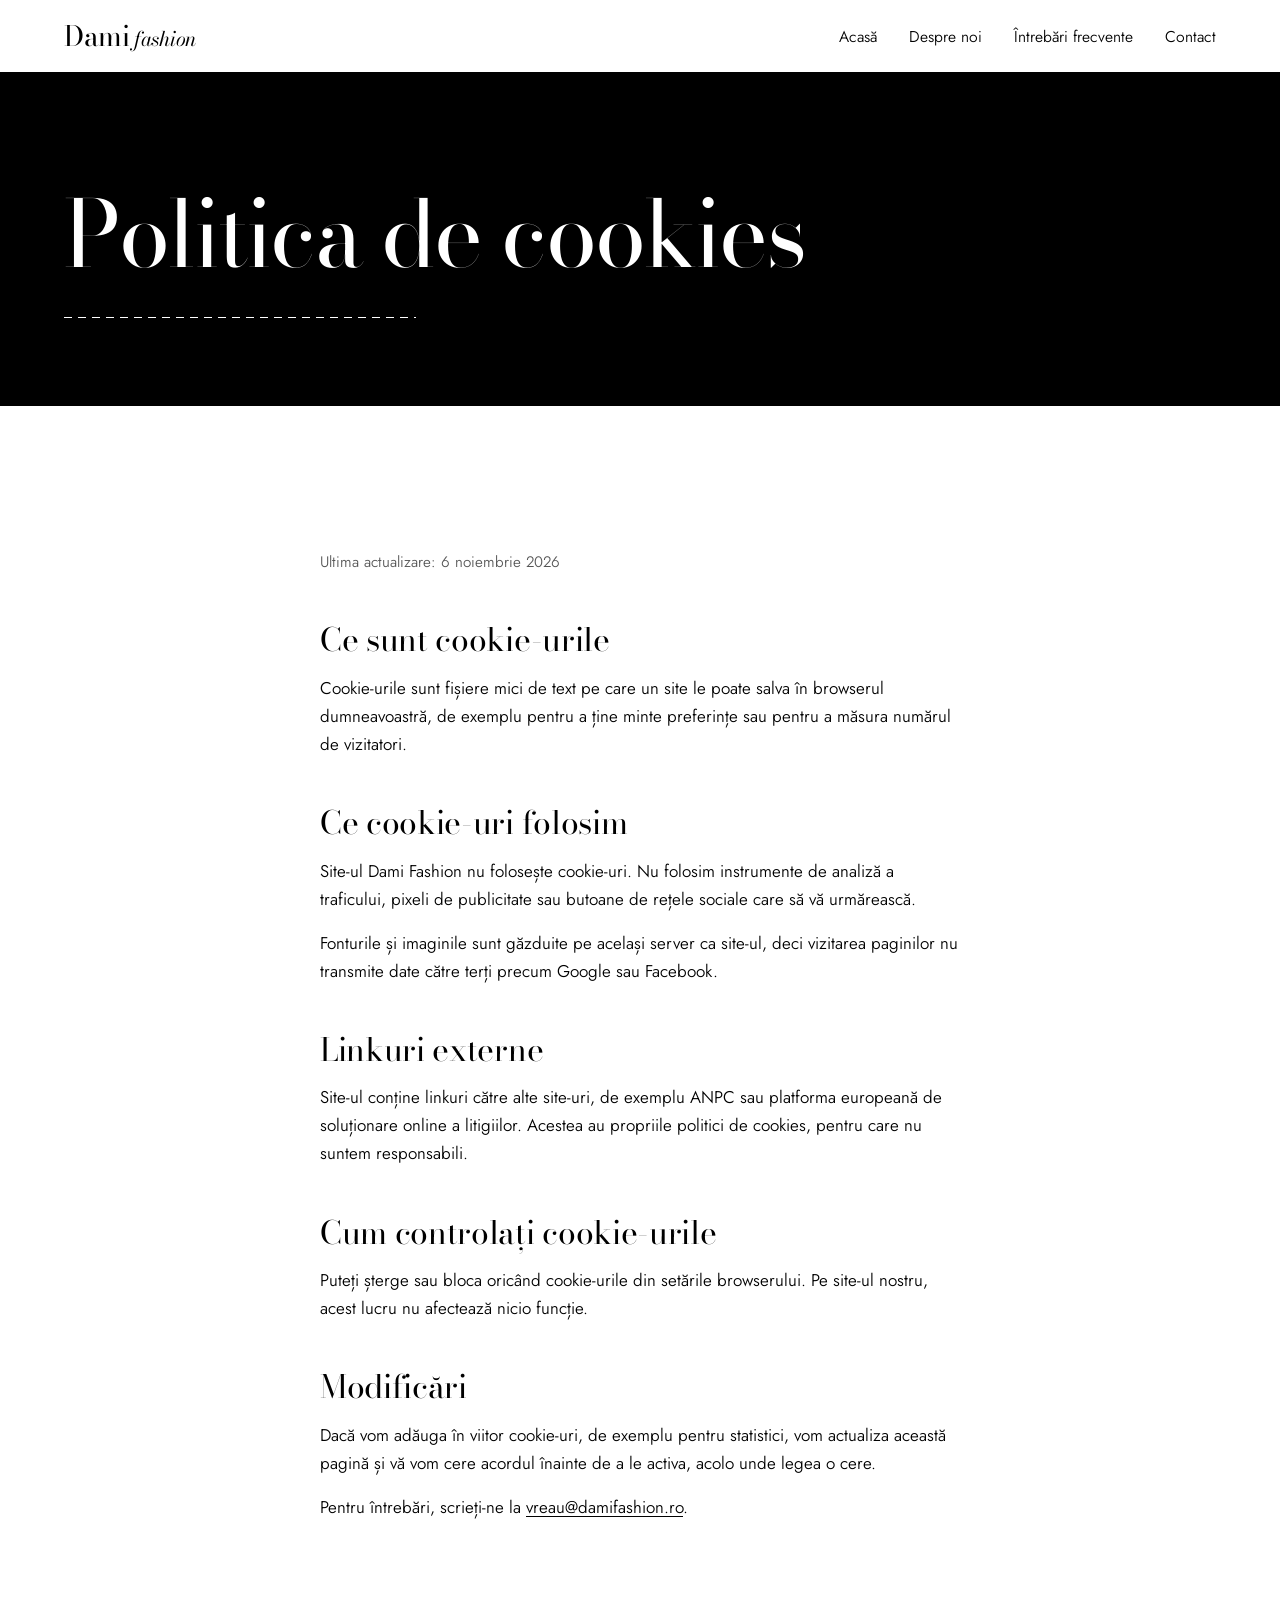
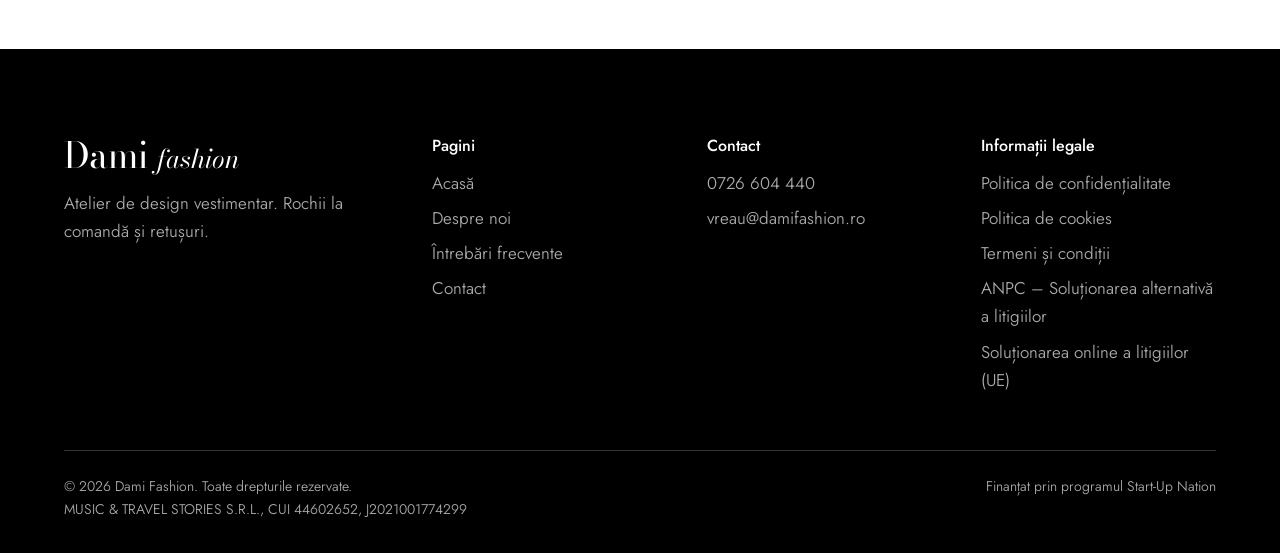
<file: politica-cookies.html>
<!doctype html>
<html lang="ro">
<head>
  <meta charset="utf-8">
  <meta name="viewport" content="width=device-width, initial-scale=1">
  <title>Politica de cookies | Dami Fashion</title>
  <meta name="description" content="Ce cookie-uri folosește site-ul Dami Fashion.">
  <meta property="og:title" content="Politica de cookies | Dami Fashion">
  <meta property="og:description" content="Ce cookie-uri folosește site-ul Dami Fashion.">
  <meta property="og:type" content="website">
  <meta property="og:locale" content="ro_RO">
  <link rel="preload" href="assets/fonts/bodoni-moda-latin-opsz-normal.woff2" as="font" type="font/woff2" crossorigin>
  <link rel="preload" href="assets/fonts/jost-latin-wght-normal.woff2" as="font" type="font/woff2" crossorigin>
  <link rel="stylesheet" href="assets/css/fonts.css">
  <link rel="stylesheet" href="assets/css/site.css">
  <link rel="icon" href="data:image/svg+xml,%3Csvg xmlns='http://www.w3.org/2000/svg' viewBox='0 0 64 64'%3E%3Crect width='64' height='64' fill='%23000'/%3E%3Ctext x='32' y='47' font-family='Georgia,serif' font-size='44' fill='%23fff' text-anchor='middle'%3ED%3C/text%3E%3C/svg%3E">
</head>
<body>
  <a class="skip-link" href="#continut">Sari la conținut</a>
  <header class="site-header">
    <div class="wrap">
      <a class="brand" href="index.html">Dami<em>fashion</em></a>
      <button class="nav-toggle" type="button" aria-expanded="false" aria-controls="nav">Meniu</button>
      <nav class="nav" id="nav" aria-label="Meniu principal">
        <ul>
          <li><a href="index.html">Acasă</a></li>
          <li><a href="despre-noi.html">Despre noi</a></li>
          <li><a href="intrebari-frecvente.html">Întrebări frecvente</a></li>
          <li><a href="contact.html">Contact</a></li>
        </ul>
      </nav>
    </div>
  </header>

  <main id="continut">
    <section class="page-head on-black">
      <div class="wrap">
        <h1>Politica de cookies</h1>
        <div class="seam" aria-hidden="true"></div>
      </div>
    </section>

    <section class="section">
      <div class="wrap legal">
        <p class="updated">Ultima actualizare: 6 noiembrie 2026</p>
        <h2>Ce sunt cookie-urile</h2>
        <p>Cookie-urile sunt fișiere mici de text pe care un site le poate salva în browserul dumneavoastră, de exemplu pentru a ține minte preferințe sau pentru a măsura numărul de vizitatori.</p>

        <h2>Ce cookie-uri folosim</h2>
        <p>Site-ul Dami Fashion nu folosește cookie-uri. Nu folosim instrumente de analiză a traficului, pixeli de publicitate sau butoane de rețele sociale care să vă urmărească.</p>
        <p>Fonturile și imaginile sunt găzduite pe același server ca site-ul, deci vizitarea paginilor nu transmite date către terți precum Google sau Facebook.</p>

        <h2>Linkuri externe</h2>
        <p>Site-ul conține linkuri către alte site-uri, de exemplu ANPC sau platforma europeană de soluționare online a litigiilor. Acestea au propriile politici de cookies, pentru care nu suntem responsabili.</p>

        <h2>Cum controlați cookie-urile</h2>
        <p>Puteți șterge sau bloca oricând cookie-urile din setările browserului. Pe site-ul nostru, acest lucru nu afectează nicio funcție.</p>

        <h2>Modificări</h2>
        <p>Dacă vom adăuga în viitor cookie-uri, de exemplu pentru statistici, vom actualiza această pagină și vă vom cere acordul înainte de a le activa, acolo unde legea o cere.</p>
        <p>Pentru întrebări, scrieți-ne la <a href="mailto:vreau@damifashion.ro">vreau@damifashion.ro</a>.</p>
      </div>
    </section>
  </main>

  <footer class="site-footer">
    <div class="wrap">
      <div class="footer-grid">
        <div>
          <p class="footer-brand">Dami <em>fashion</em></p>
          <p class="muted" style="margin-top:1rem;color:var(--grey-on-black)">Atelier de design vestimentar. Rochii la comandă și retușuri.</p>
        </div>
        <div>
          <h2>Pagini</h2>
          <ul>
            <li><a href="index.html">Acasă</a></li>
            <li><a href="despre-noi.html">Despre noi</a></li>
            <li><a href="intrebari-frecvente.html">Întrebări frecvente</a></li>
            <li><a href="contact.html">Contact</a></li>
          </ul>
        </div>
        <div>
          <h2>Contact</h2>
          <ul>
            <li><a href="tel:+40726604440">0726 604 440</a></li>
            <li><a href="mailto:vreau@damifashion.ro">vreau@damifashion.ro</a></li>
          </ul>
        </div>
        <div>
          <h2>Informații legale</h2>
          <ul>
            <li><a href="politica-de-confidentialitate.html">Politica de confidențialitate</a></li>
            <li><a href="politica-cookies.html">Politica de cookies</a></li>
            <li><a href="termeni-si-conditii.html">Termeni și condiții</a></li>
            <li><a href="https://anpc.ro/ce-este-sal/" rel="noopener" target="_blank">ANPC – Soluționarea alternativă a litigiilor</a></li>
            <li><a href="https://ec.europa.eu/consumers/odr" rel="noopener" target="_blank">Soluționarea online a litigiilor (UE)</a></li>
          </ul>
        </div>
      </div>
      <div class="footer-base">
        <p>© <span data-year>2026</span> Dami Fashion. Toate drepturile rezervate.<br>MUSIC &amp; TRAVEL STORIES S.R.L., CUI 44602652, J2021001774299</p>
        <p>Finanțat prin programul Start-Up Nation</p>
      </div>
    </div>
  </footer>
  <script src="assets/js/site.js" defer></script>
  <script>document.querySelectorAll('[data-year]').forEach(function(e){e.textContent=new Date().getFullYear()});</script>
</body>
</html>
</file>
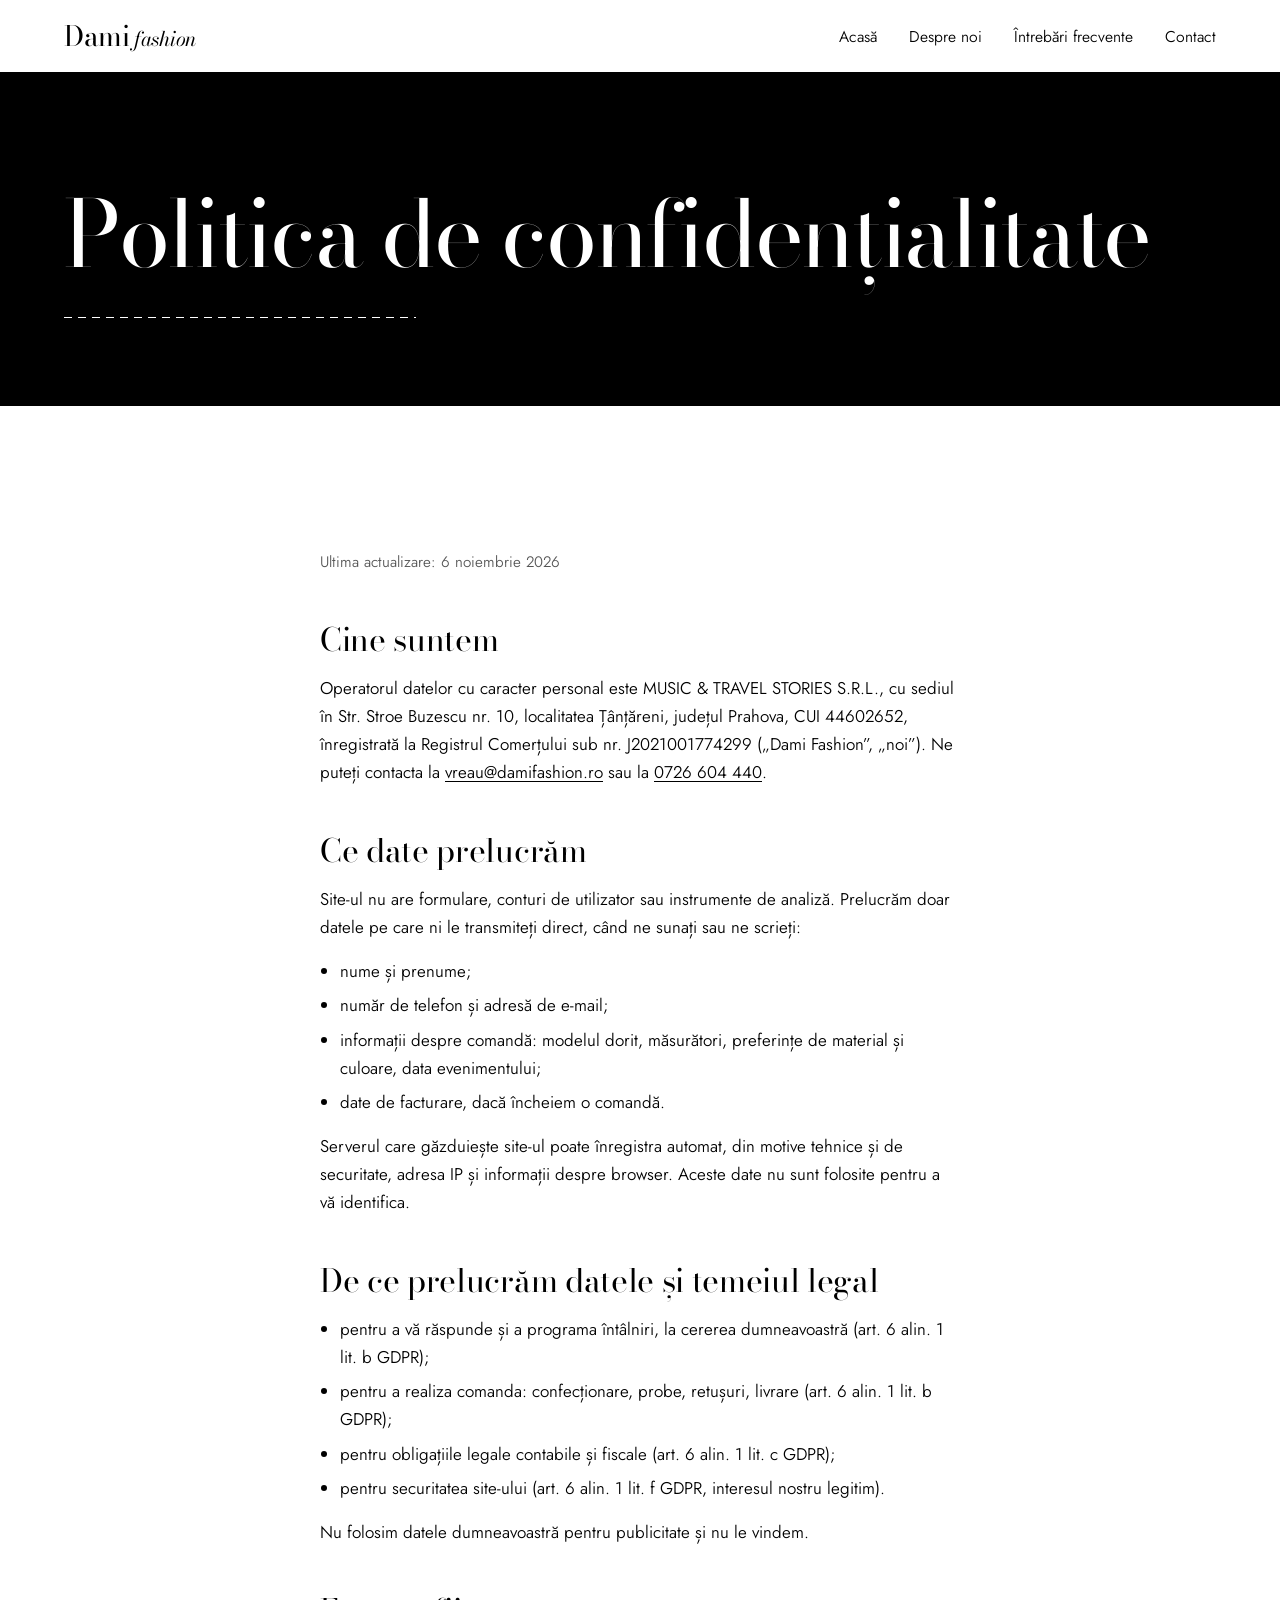
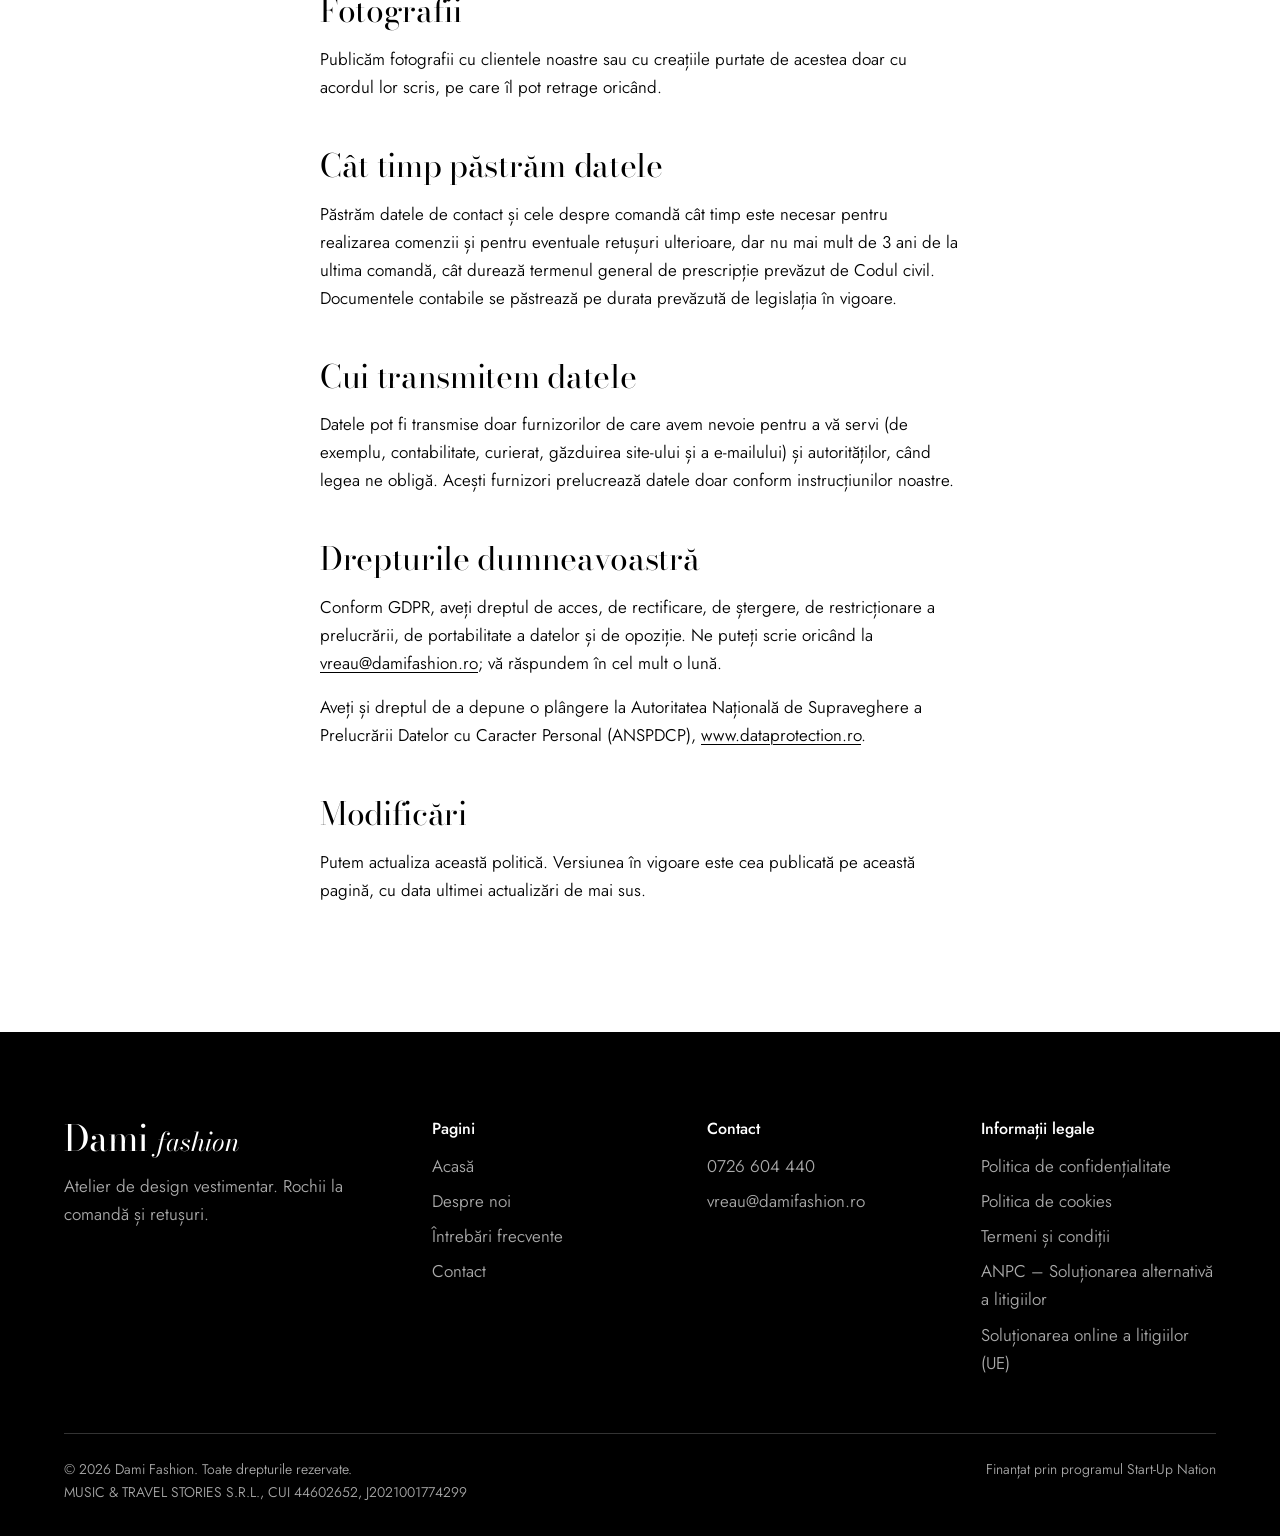
<file: politica-de-confidentialitate.html>
<!doctype html>
<html lang="ro">
<head>
  <meta charset="utf-8">
  <meta name="viewport" content="width=device-width, initial-scale=1">
  <title>Politica de confidențialitate | Dami Fashion</title>
  <meta name="description" content="Cum prelucrează Dami Fashion datele personale, conform Regulamentului (UE) 2016/679 (GDPR).">
  <meta property="og:title" content="Politica de confidențialitate | Dami Fashion">
  <meta property="og:description" content="Cum prelucrează Dami Fashion datele personale, conform Regulamentului (UE) 2016/679 (GDPR).">
  <meta property="og:type" content="website">
  <meta property="og:locale" content="ro_RO">
  <link rel="preload" href="assets/fonts/bodoni-moda-latin-opsz-normal.woff2" as="font" type="font/woff2" crossorigin>
  <link rel="preload" href="assets/fonts/jost-latin-wght-normal.woff2" as="font" type="font/woff2" crossorigin>
  <link rel="stylesheet" href="assets/css/fonts.css">
  <link rel="stylesheet" href="assets/css/site.css">
  <link rel="icon" href="data:image/svg+xml,%3Csvg xmlns='http://www.w3.org/2000/svg' viewBox='0 0 64 64'%3E%3Crect width='64' height='64' fill='%23000'/%3E%3Ctext x='32' y='47' font-family='Georgia,serif' font-size='44' fill='%23fff' text-anchor='middle'%3ED%3C/text%3E%3C/svg%3E">
</head>
<body>
  <a class="skip-link" href="#continut">Sari la conținut</a>
  <header class="site-header">
    <div class="wrap">
      <a class="brand" href="index.html">Dami<em>fashion</em></a>
      <button class="nav-toggle" type="button" aria-expanded="false" aria-controls="nav">Meniu</button>
      <nav class="nav" id="nav" aria-label="Meniu principal">
        <ul>
          <li><a href="index.html">Acasă</a></li>
          <li><a href="despre-noi.html">Despre noi</a></li>
          <li><a href="intrebari-frecvente.html">Întrebări frecvente</a></li>
          <li><a href="contact.html">Contact</a></li>
        </ul>
      </nav>
    </div>
  </header>

  <main id="continut">
    <section class="page-head on-black">
      <div class="wrap">
        <h1>Politica de confidențialitate</h1>
        <div class="seam" aria-hidden="true"></div>
      </div>
    </section>

    <section class="section">
      <div class="wrap legal">
        <p class="updated">Ultima actualizare: 6 noiembrie 2026</p>
        <h2>Cine suntem</h2>
        <p>Operatorul datelor cu caracter personal este MUSIC &amp; TRAVEL STORIES S.R.L., cu sediul în Str. Stroe Buzescu nr. 10, localitatea Țânțăreni, județul Prahova, CUI 44602652, înregistrată la Registrul Comerțului sub nr. J2021001774299 („Dami Fashion”, „noi”). Ne puteți contacta la <a href="mailto:vreau@damifashion.ro">vreau@damifashion.ro</a> sau la <a href="tel:+40726604440">0726 604 440</a>.</p>

        <h2>Ce date prelucrăm</h2>
        <p>Site-ul nu are formulare, conturi de utilizator sau instrumente de analiză. Prelucrăm doar datele pe care ni le transmiteți direct, când ne sunați sau ne scrieți:</p>
        <ul>
          <li>nume și prenume;</li>
          <li>număr de telefon și adresă de e-mail;</li>
          <li>informații despre comandă: modelul dorit, măsurători, preferințe de material și culoare, data evenimentului;</li>
          <li>date de facturare, dacă încheiem o comandă.</li>
        </ul>
        <p>Serverul care găzduiește site-ul poate înregistra automat, din motive tehnice și de securitate, adresa IP și informații despre browser. Aceste date nu sunt folosite pentru a vă identifica.</p>

        <h2>De ce prelucrăm datele și temeiul legal</h2>
        <ul>
          <li>pentru a vă răspunde și a programa întâlniri, la cererea dumneavoastră (art. 6 alin. 1 lit. b GDPR);</li>
          <li>pentru a realiza comanda: confecționare, probe, retușuri, livrare (art. 6 alin. 1 lit. b GDPR);</li>
          <li>pentru obligațiile legale contabile și fiscale (art. 6 alin. 1 lit. c GDPR);</li>
          <li>pentru securitatea site-ului (art. 6 alin. 1 lit. f GDPR, interesul nostru legitim).</li>
        </ul>
        <p>Nu folosim datele dumneavoastră pentru publicitate și nu le vindem.</p>

        <h2>Fotografii</h2>
        <p>Publicăm fotografii cu clientele noastre sau cu creațiile purtate de acestea doar cu acordul lor scris, pe care îl pot retrage oricând.</p>

        <h2>Cât timp păstrăm datele</h2>
        <p>Păstrăm datele de contact și cele despre comandă cât timp este necesar pentru realizarea comenzii și pentru eventuale retușuri ulterioare, dar nu mai mult de 3 ani de la ultima comandă, cât durează termenul general de prescripție prevăzut de Codul civil. Documentele contabile se păstrează pe durata prevăzută de legislația în vigoare.</p>

        <h2>Cui transmitem datele</h2>
        <p>Datele pot fi transmise doar furnizorilor de care avem nevoie pentru a vă servi (de exemplu, contabilitate, curierat, găzduirea site-ului și a e-mailului) și autorităților, când legea ne obligă. Acești furnizori prelucrează datele doar conform instrucțiunilor noastre.</p>

        <h2>Drepturile dumneavoastră</h2>
        <p>Conform GDPR, aveți dreptul de acces, de rectificare, de ștergere, de restricționare a prelucrării, de portabilitate a datelor și de opoziție. Ne puteți scrie oricând la <a href="mailto:vreau@damifashion.ro">vreau@damifashion.ro</a>; vă răspundem în cel mult o lună.</p>
        <p>Aveți și dreptul de a depune o plângere la Autoritatea Națională de Supraveghere a Prelucrării Datelor cu Caracter Personal (ANSPDCP), <a href="https://www.dataprotection.ro" rel="noopener" target="_blank">www.dataprotection.ro</a>.</p>

        <h2>Modificări</h2>
        <p>Putem actualiza această politică. Versiunea în vigoare este cea publicată pe această pagină, cu data ultimei actualizări de mai sus.</p>
      </div>
    </section>
  </main>

  <footer class="site-footer">
    <div class="wrap">
      <div class="footer-grid">
        <div>
          <p class="footer-brand">Dami <em>fashion</em></p>
          <p class="muted" style="margin-top:1rem;color:var(--grey-on-black)">Atelier de design vestimentar. Rochii la comandă și retușuri.</p>
        </div>
        <div>
          <h2>Pagini</h2>
          <ul>
            <li><a href="index.html">Acasă</a></li>
            <li><a href="despre-noi.html">Despre noi</a></li>
            <li><a href="intrebari-frecvente.html">Întrebări frecvente</a></li>
            <li><a href="contact.html">Contact</a></li>
          </ul>
        </div>
        <div>
          <h2>Contact</h2>
          <ul>
            <li><a href="tel:+40726604440">0726 604 440</a></li>
            <li><a href="mailto:vreau@damifashion.ro">vreau@damifashion.ro</a></li>
          </ul>
        </div>
        <div>
          <h2>Informații legale</h2>
          <ul>
            <li><a href="politica-de-confidentialitate.html">Politica de confidențialitate</a></li>
            <li><a href="politica-cookies.html">Politica de cookies</a></li>
            <li><a href="termeni-si-conditii.html">Termeni și condiții</a></li>
            <li><a href="https://anpc.ro/ce-este-sal/" rel="noopener" target="_blank">ANPC – Soluționarea alternativă a litigiilor</a></li>
            <li><a href="https://ec.europa.eu/consumers/odr" rel="noopener" target="_blank">Soluționarea online a litigiilor (UE)</a></li>
          </ul>
        </div>
      </div>
      <div class="footer-base">
        <p>© <span data-year>2026</span> Dami Fashion. Toate drepturile rezervate.<br>MUSIC &amp; TRAVEL STORIES S.R.L., CUI 44602652, J2021001774299</p>
        <p>Finanțat prin programul Start-Up Nation</p>
      </div>
    </div>
  </footer>
  <script src="assets/js/site.js" defer></script>
  <script>document.querySelectorAll('[data-year]').forEach(function(e){e.textContent=new Date().getFullYear()});</script>
</body>
</html>
</file>
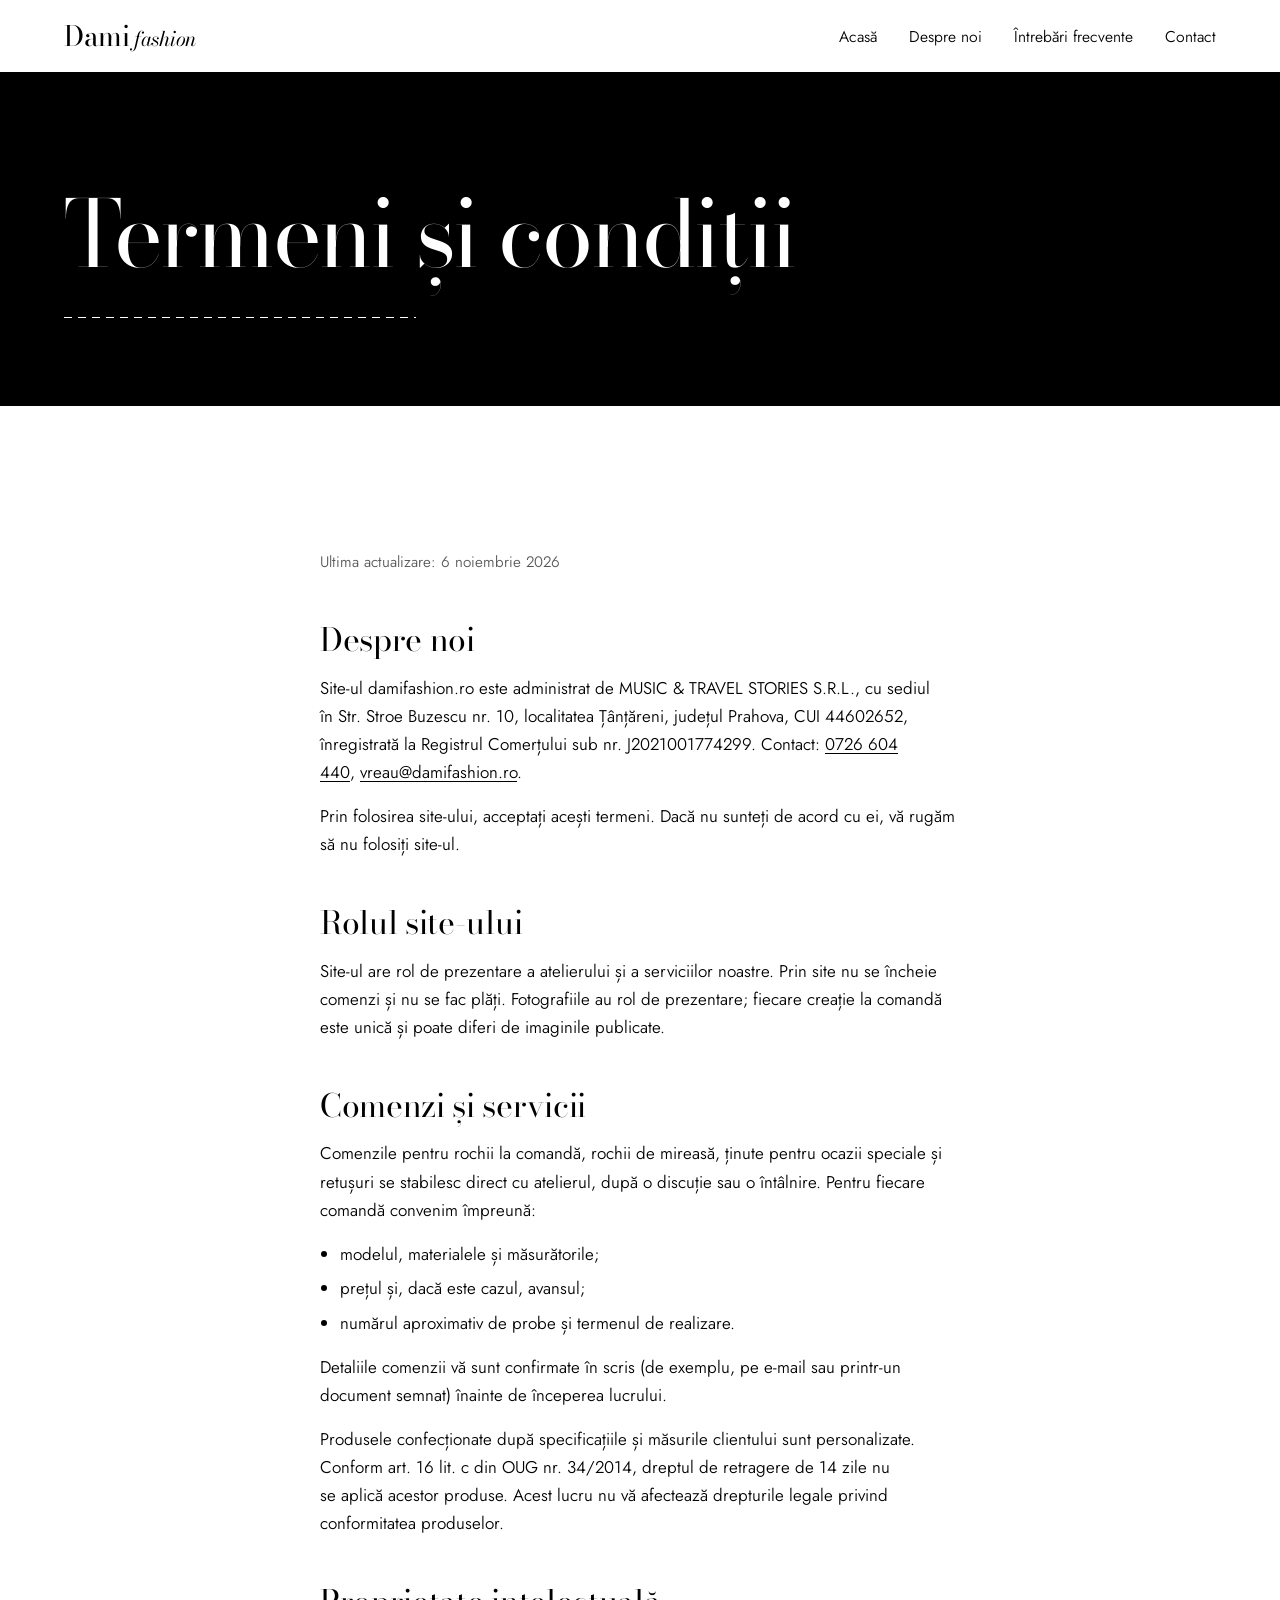
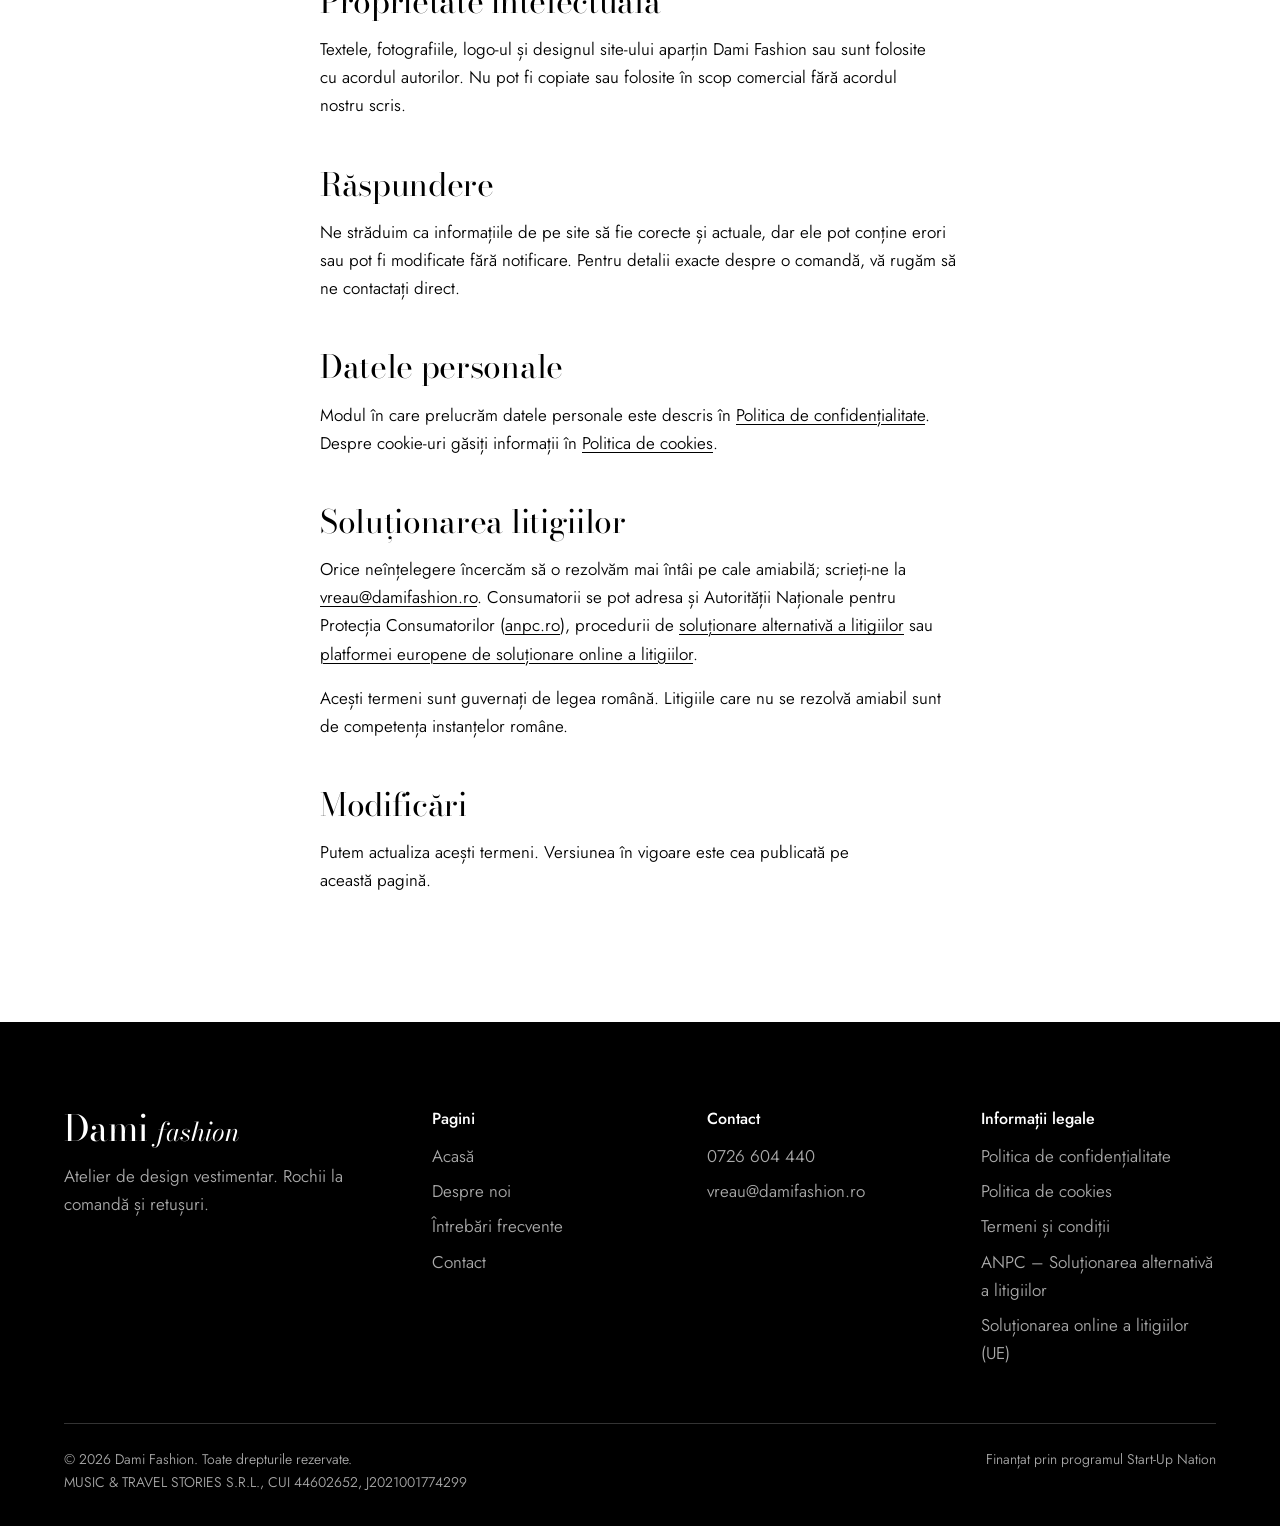
<file: termeni-si-conditii.html>
<!doctype html>
<html lang="ro">
<head>
  <meta charset="utf-8">
  <meta name="viewport" content="width=device-width, initial-scale=1">
  <title>Termeni și condiții | Dami Fashion</title>
  <meta name="description" content="Termenii și condițiile de utilizare a site-ului și a serviciilor atelierului Dami Fashion.">
  <meta property="og:title" content="Termeni și condiții | Dami Fashion">
  <meta property="og:description" content="Termenii și condițiile de utilizare a site-ului și a serviciilor atelierului Dami Fashion.">
  <meta property="og:type" content="website">
  <meta property="og:locale" content="ro_RO">
  <link rel="preload" href="assets/fonts/bodoni-moda-latin-opsz-normal.woff2" as="font" type="font/woff2" crossorigin>
  <link rel="preload" href="assets/fonts/jost-latin-wght-normal.woff2" as="font" type="font/woff2" crossorigin>
  <link rel="stylesheet" href="assets/css/fonts.css">
  <link rel="stylesheet" href="assets/css/site.css">
  <link rel="icon" href="data:image/svg+xml,%3Csvg xmlns='http://www.w3.org/2000/svg' viewBox='0 0 64 64'%3E%3Crect width='64' height='64' fill='%23000'/%3E%3Ctext x='32' y='47' font-family='Georgia,serif' font-size='44' fill='%23fff' text-anchor='middle'%3ED%3C/text%3E%3C/svg%3E">
</head>
<body>
  <a class="skip-link" href="#continut">Sari la conținut</a>
  <header class="site-header">
    <div class="wrap">
      <a class="brand" href="index.html">Dami<em>fashion</em></a>
      <button class="nav-toggle" type="button" aria-expanded="false" aria-controls="nav">Meniu</button>
      <nav class="nav" id="nav" aria-label="Meniu principal">
        <ul>
          <li><a href="index.html">Acasă</a></li>
          <li><a href="despre-noi.html">Despre noi</a></li>
          <li><a href="intrebari-frecvente.html">Întrebări frecvente</a></li>
          <li><a href="contact.html">Contact</a></li>
        </ul>
      </nav>
    </div>
  </header>

  <main id="continut">
    <section class="page-head on-black">
      <div class="wrap">
        <h1>Termeni și condiții</h1>
        <div class="seam" aria-hidden="true"></div>
      </div>
    </section>

    <section class="section">
      <div class="wrap legal">
        <p class="updated">Ultima actualizare: 6 noiembrie 2026</p>
        <h2>Despre noi</h2>
        <p>Site-ul damifashion.ro este administrat de MUSIC &amp; TRAVEL STORIES S.R.L., cu sediul în Str. Stroe Buzescu nr. 10, localitatea Țânțăreni, județul Prahova, CUI 44602652, înregistrată la Registrul Comerțului sub nr. J2021001774299. Contact: <a href="tel:+40726604440">0726 604 440</a>, <a href="mailto:vreau@damifashion.ro">vreau@damifashion.ro</a>.</p>
        <p>Prin folosirea site-ului, acceptați acești termeni. Dacă nu sunteți de acord cu ei, vă rugăm să nu folosiți site-ul.</p>

        <h2>Rolul site-ului</h2>
        <p>Site-ul are rol de prezentare a atelierului și a serviciilor noastre. Prin site nu se încheie comenzi și nu se fac plăți. Fotografiile au rol de prezentare; fiecare creație la comandă este unică și poate diferi de imaginile publicate.</p>

        <h2>Comenzi și servicii</h2>
        <p>Comenzile pentru rochii la comandă, rochii de mireasă, ținute pentru ocazii speciale și retușuri se stabilesc direct cu atelierul, după o discuție sau o întâlnire. Pentru fiecare comandă convenim împreună:</p>
        <ul>
          <li>modelul, materialele și măsurătorile;</li>
          <li>prețul și, dacă este cazul, avansul;</li>
          <li>numărul aproximativ de probe și termenul de realizare.</li>
        </ul>
        <p>Detaliile comenzii vă sunt confirmate în scris (de exemplu, pe e-mail sau printr-un document semnat) înainte de începerea lucrului.</p>
        <p>Produsele confecționate după specificațiile și măsurile clientului sunt personalizate. Conform art. 16 lit. c din OUG nr. 34/2014, dreptul de retragere de 14 zile nu se aplică acestor produse. Acest lucru nu vă afectează drepturile legale privind conformitatea produselor.</p>

        <h2>Proprietate intelectuală</h2>
        <p>Textele, fotografiile, logo-ul și designul site-ului aparțin Dami Fashion sau sunt folosite cu acordul autorilor. Nu pot fi copiate sau folosite în scop comercial fără acordul nostru scris.</p>

        <h2>Răspundere</h2>
        <p>Ne străduim ca informațiile de pe site să fie corecte și actuale, dar ele pot conține erori sau pot fi modificate fără notificare. Pentru detalii exacte despre o comandă, vă rugăm să ne contactați direct.</p>

        <h2>Datele personale</h2>
        <p>Modul în care prelucrăm datele personale este descris în <a href="politica-de-confidentialitate.html">Politica de confidențialitate</a>. Despre cookie-uri găsiți informații în <a href="politica-cookies.html">Politica de cookies</a>.</p>

        <h2>Soluționarea litigiilor</h2>
        <p>Orice neînțelegere încercăm să o rezolvăm mai întâi pe cale amiabilă; scrieți-ne la <a href="mailto:vreau@damifashion.ro">vreau@damifashion.ro</a>. Consumatorii se pot adresa și Autorității Naționale pentru Protecția Consumatorilor (<a href="https://anpc.ro" rel="noopener" target="_blank">anpc.ro</a>), procedurii de <a href="https://anpc.ro/ce-este-sal/" rel="noopener" target="_blank">soluționare alternativă a litigiilor</a> sau <a href="https://ec.europa.eu/consumers/odr" rel="noopener" target="_blank">platformei europene de soluționare online a litigiilor</a>.</p>
        <p>Acești termeni sunt guvernați de legea română. Litigiile care nu se rezolvă amiabil sunt de competența instanțelor române.</p>

        <h2>Modificări</h2>
        <p>Putem actualiza acești termeni. Versiunea în vigoare este cea publicată pe această pagină.</p>
      </div>
    </section>
  </main>

  <footer class="site-footer">
    <div class="wrap">
      <div class="footer-grid">
        <div>
          <p class="footer-brand">Dami <em>fashion</em></p>
          <p class="muted" style="margin-top:1rem;color:var(--grey-on-black)">Atelier de design vestimentar. Rochii la comandă și retușuri.</p>
        </div>
        <div>
          <h2>Pagini</h2>
          <ul>
            <li><a href="index.html">Acasă</a></li>
            <li><a href="despre-noi.html">Despre noi</a></li>
            <li><a href="intrebari-frecvente.html">Întrebări frecvente</a></li>
            <li><a href="contact.html">Contact</a></li>
          </ul>
        </div>
        <div>
          <h2>Contact</h2>
          <ul>
            <li><a href="tel:+40726604440">0726 604 440</a></li>
            <li><a href="mailto:vreau@damifashion.ro">vreau@damifashion.ro</a></li>
          </ul>
        </div>
        <div>
          <h2>Informații legale</h2>
          <ul>
            <li><a href="politica-de-confidentialitate.html">Politica de confidențialitate</a></li>
            <li><a href="politica-cookies.html">Politica de cookies</a></li>
            <li><a href="termeni-si-conditii.html">Termeni și condiții</a></li>
            <li><a href="https://anpc.ro/ce-este-sal/" rel="noopener" target="_blank">ANPC – Soluționarea alternativă a litigiilor</a></li>
            <li><a href="https://ec.europa.eu/consumers/odr" rel="noopener" target="_blank">Soluționarea online a litigiilor (UE)</a></li>
          </ul>
        </div>
      </div>
      <div class="footer-base">
        <p>© <span data-year>2026</span> Dami Fashion. Toate drepturile rezervate.<br>MUSIC &amp; TRAVEL STORIES S.R.L., CUI 44602652, J2021001774299</p>
        <p>Finanțat prin programul Start-Up Nation</p>
      </div>
    </div>
  </footer>
  <script src="assets/js/site.js" defer></script>
  <script>document.querySelectorAll('[data-year]').forEach(function(e){e.textContent=new Date().getFullYear()});</script>
</body>
</html>
</file>
<file: assets/css/fonts.css>
/* Self-hosted fonts (SIL Open Font License, see assets/../fonts/OFL-*.txt) */

@font-face {
  font-family: "Bodoni Moda";
  font-style: normal;
  font-weight: 400 900;
  font-display: swap;
  src: url(../fonts/bodoni-moda-latin-opsz-normal.woff2) format("woff2-variations");
  unicode-range: U+0000-00FF, U+0131, U+0152-0153, U+02BB-02BC, U+02C6, U+02DA, U+02DC, U+0304, U+0308, U+0329, U+2000-206F, U+20AC, U+2122, U+2191, U+2193, U+2212, U+2215, U+FEFF, U+FFFD;
}
@font-face {
  font-family: "Bodoni Moda";
  font-style: normal;
  font-weight: 400 900;
  font-display: swap;
  src: url(../fonts/bodoni-moda-latin-ext-opsz-normal.woff2) format("woff2-variations");
  unicode-range: U+0100-02BA, U+02BD-02C5, U+02C7-02CC, U+02CE-02D7, U+02DD-02FF, U+1E00-1E9F, U+1EF2-1EFF, U+2020, U+20A0-20AB, U+20AD-20C0, U+2113, U+2C60-2C7F, U+A720-A7FF;
}
@font-face {
  font-family: "Bodoni Moda";
  font-style: italic;
  font-weight: 400 900;
  font-display: swap;
  src: url(../fonts/bodoni-moda-latin-opsz-italic.woff2) format("woff2-variations");
  unicode-range: U+0000-00FF, U+0131, U+0152-0153, U+02BB-02BC, U+02C6, U+02DA, U+02DC, U+0304, U+0308, U+0329, U+2000-206F, U+20AC, U+2122, U+2191, U+2193, U+2212, U+2215, U+FEFF, U+FFFD;
}
@font-face {
  font-family: "Bodoni Moda";
  font-style: italic;
  font-weight: 400 900;
  font-display: swap;
  src: url(../fonts/bodoni-moda-latin-ext-opsz-italic.woff2) format("woff2-variations");
  unicode-range: U+0100-02BA, U+02BD-02C5, U+02C7-02CC, U+02CE-02D7, U+02DD-02FF, U+1E00-1E9F, U+1EF2-1EFF, U+2020, U+20A0-20AB, U+20AD-20C0, U+2113, U+2C60-2C7F, U+A720-A7FF;
}
@font-face {
  font-family: "Jost";
  font-style: normal;
  font-weight: 100 900;
  font-display: swap;
  src: url(../fonts/jost-latin-wght-normal.woff2) format("woff2-variations");
  unicode-range: U+0000-00FF, U+0131, U+0152-0153, U+02BB-02BC, U+02C6, U+02DA, U+02DC, U+0304, U+0308, U+0329, U+2000-206F, U+20AC, U+2122, U+2191, U+2193, U+2212, U+2215, U+FEFF, U+FFFD;
}
@font-face {
  font-family: "Jost";
  font-style: normal;
  font-weight: 100 900;
  font-display: swap;
  src: url(../fonts/jost-latin-ext-wght-normal.woff2) format("woff2-variations");
  unicode-range: U+0100-02BA, U+02BD-02C5, U+02C7-02CC, U+02CE-02D7, U+02DD-02FF, U+1E00-1E9F, U+1EF2-1EFF, U+2020, U+20A0-20AB, U+20AD-20C0, U+2113, U+2C60-2C7F, U+A720-A7FF;
}
</file>
<file: assets/css/site.css>
/* Dami Fashion — site styles
   Black and white: pure black, pure white, two greys for secondary text and lines. */

:root {
  --black: #000;
  --white: #fff;
  --grey: #555;        /* secondary text on white (7.5:1) */
  --grey-on-black: #ababab; /* secondary text on black (9:1) */
  --line: #d6d6d6;
  --mist: #f3f3f3;     /* alternate section background */

  --serif: "Bodoni Moda", "Didot", "Bodoni 72", Georgia, serif;
  --sans: "Jost", "Futura", "Century Gothic", system-ui, sans-serif;

  --gutter: clamp(16px, 4vw, 48px);
  --wrap: 78rem;
  --section: clamp(4.5rem, 10vw, 9rem);
}

*, *::before, *::after { box-sizing: border-box; }
* { margin: 0; }
html { -webkit-text-size-adjust: 100%; scroll-behavior: smooth; }
body {
  background: var(--white);
  color: var(--black);
  font-family: var(--sans);
  font-weight: 350;
  font-size: 1.0625rem;
  line-height: 1.65;
  -webkit-font-smoothing: antialiased;
}
img { display: block; max-width: 100%; height: auto; }
a { color: inherit; text-underline-offset: 0.2em; text-decoration-thickness: 1px; }
:focus-visible { outline: 2px solid currentColor; outline-offset: 4px; }
.sr-only {
  position: absolute; width: 1px; height: 1px; padding: 0; margin: -1px;
  overflow: hidden; clip: rect(0 0 0 0); white-space: nowrap; border: 0;
}
.skip-link {
  position: absolute; left: var(--gutter); top: -100px; z-index: 100;
  background: var(--white); color: var(--black); padding: 0.6rem 1rem;
}
.skip-link:focus { top: 0.75rem; }

.wrap { max-width: var(--wrap); margin: 0 auto; padding: 0 var(--gutter); }

/* Type scale */
h1, h2, h3 { font-family: var(--serif); font-weight: 400; line-height: 1.08; letter-spacing: -0.01em; text-wrap: balance; }
h1 { font-size: clamp(2.75rem, 7.2vw, 6.25rem); letter-spacing: -0.025em; line-height: 1; }
h2 { font-size: clamp(2.125rem, 4.6vw, 3.75rem); }
h3 { font-size: clamp(1.5rem, 2.4vw, 1.875rem); line-height: 1.15; }
p { max-width: 38em; text-wrap: pretty; }
.lede { font-size: clamp(1.125rem, 1.6vw, 1.3125rem); line-height: 1.6; }
.muted { color: var(--grey); }

/* Header */
.site-header {
  position: sticky; top: 0; z-index: 50;
  background: var(--white);
  border-bottom: 1px solid var(--black);
}
.site-header .wrap {
  display: flex; align-items: center; justify-content: space-between;
  gap: 1.5rem; min-height: 4.5rem;
}
.brand {
  font-family: var(--serif); font-size: 1.75rem; line-height: 1;
  text-decoration: none; letter-spacing: -0.01em; white-space: nowrap;
}
.brand em { font-style: italic; font-size: 0.72em; margin-left: 0.2em; }
.nav ul { list-style: none; padding: 0; display: flex; gap: clamp(1.25rem, 2.5vw, 2.5rem); }
.nav a { text-decoration: none; font-size: 0.98rem; padding: 0.4rem 0; border-bottom: 1px solid transparent; }
.nav a:hover { border-bottom-color: currentColor; }
.nav a[aria-current="page"] { border-bottom-color: currentColor; }
.nav-toggle {
  display: none; background: none; border: 1px solid var(--black); color: inherit;
  font: inherit; font-size: 0.95rem; padding: 0.45rem 0.9rem; cursor: pointer;
}

@media (max-width: 760px) {
  .nav-toggle { display: inline-block; }
  .nav { position: absolute; left: 0; right: 0; top: 100%; background: var(--white); border-bottom: 1px solid var(--black); display: none; }
  .nav.is-open { display: block; }
  .nav ul { flex-direction: column; gap: 0; padding: 0.5rem var(--gutter) 1.25rem; }
  .nav a { display: block; padding: 0.85rem 0; font-size: 1.25rem; font-family: var(--serif); border-bottom: 1px solid var(--line); }
  .nav a[aria-current="page"] { border-bottom-color: var(--line); font-style: italic; }
}

/* Buttons */
.btn {
  display: inline-flex; align-items: center; justify-content: center;
  min-height: 3.25rem; padding: 0.8rem 1.75rem;
  font: inherit; font-weight: 450; text-decoration: none;
  border: 1px solid currentColor; transition: background-color .2s, color .2s;
}
.btn-solid { background: var(--black); color: var(--white); border-color: var(--black); }
.btn-solid:hover { background: var(--white); color: var(--black); }
.on-black .btn-solid { background: var(--white); color: var(--black); border-color: var(--white); }
.on-black .btn-solid:hover { background: var(--black); color: var(--white); }
.btn-line:hover { background: var(--black); color: var(--white); }
.on-black .btn-line:hover { background: var(--white); color: var(--black); }
.actions { display: flex; flex-wrap: wrap; gap: 0.75rem; margin-top: 2.5rem; }

.on-black { background: var(--black); color: var(--white); }
.on-black .muted { color: var(--grey-on-black); }

/* Hero (home) */
.hero { display: grid; grid-template-columns: 1.05fr 0.95fr; min-height: calc(100svh - 4.5rem); }
.hero-text {
  display: flex; flex-direction: column; justify-content: center;
  padding: clamp(3rem, 8vw, 6rem) clamp(1.5rem, 5vw, 5rem) clamp(3rem, 8vw, 6rem) max(var(--gutter), calc((100vw - var(--wrap)) / 2 + var(--gutter)));
}
.hero h1 { max-width: 9.5em; }
.hero .lede { margin-top: 2rem; max-width: 32em; }
.hero-figure { position: relative; min-height: 26rem; }
.hero-figure img { position: absolute; inset: 0; width: 100%; height: 100%; object-fit: cover; }

/* Seam: stitched line, the site's one recurring mark. It sews itself once, on the home hero. */
.seam {
  height: 2px; width: 100%; max-width: 22rem; margin-top: 2.25rem;
  background: repeating-linear-gradient(90deg, currentColor 0 8px, transparent 8px 14px) left center / 100% 1.5px no-repeat;
}
.seam-sew { animation: sew 2s cubic-bezier(.6,.1,.3,1) .3s both; }
@keyframes sew { from { clip-path: inset(0 100% 0 0); } to { clip-path: inset(0 0 0 0); } }

@media (max-width: 900px) {
  .hero { grid-template-columns: 1fr; min-height: 0; }
  .hero-figure { min-height: 0; aspect-ratio: 4 / 5; max-height: 80svh; }
  .hero-text { padding-left: var(--gutter); padding-right: var(--gutter); }
}

/* Sections */
.section { padding: var(--section) 0; }
.section-mist { background: var(--mist); }

.split { display: grid; grid-template-columns: repeat(12, 1fr); gap: clamp(2rem, 4vw, 4rem); align-items: start; }
.split-text { grid-column: 1 / span 6; }
.split-media { grid-column: 8 / span 5; }
.split-reverse .split-text { grid-column: 7 / span 6; grid-row: 1; }
.split-reverse .split-media { grid-column: 1 / span 5; grid-row: 1; }
.split-text h2 + h3 { margin-top: 1.75rem; }
.split-text h3 + p, .split-text p + p { margin-top: 1.25rem; }
.split-text h2 + p { margin-top: 1.75rem; }

.pair { position: relative; padding-bottom: 18%; }
.pair img:first-child { width: 78%; aspect-ratio: 4 / 5; object-fit: cover; }
.pair img:last-child {
  position: absolute; right: 0; bottom: 0; width: 52%; aspect-ratio: 1; object-fit: cover;
  border: clamp(6px, 1vw, 12px) solid var(--white);
}
.single img { width: 100%; aspect-ratio: 4 / 5; object-fit: cover; }

@media (max-width: 900px) {
  .split, .split-reverse { grid-template-columns: 1fr; }
  .split-text, .split-media, .split-reverse .split-text, .split-reverse .split-media { grid-column: 1; grid-row: auto; }
}

/* Benefits */
.benefits-head { display: flex; justify-content: space-between; align-items: end; gap: 2rem; flex-wrap: wrap; }
.benefits { list-style: none; padding: 0; display: grid; grid-template-columns: repeat(3, 1fr); gap: clamp(1.5rem, 3vw, 3rem); margin-top: clamp(2.5rem, 5vw, 4rem); }
.benefits li { border-top: 1px solid currentColor; padding-top: 1.5rem; }
.benefits p { margin-top: 0.9rem; }
@media (max-width: 760px) { .benefits { grid-template-columns: 1fr; } }

/* Statement band */
.statement { display: grid; grid-template-columns: 1fr 1fr; align-items: stretch; }
.statement-figure img { width: 100%; height: 100%; object-fit: cover; min-height: 22rem; }
.statement-text { padding: clamp(3rem, 8vw, 7rem) var(--gutter); display: flex; flex-direction: column; justify-content: center; }
.statement blockquote { font-family: var(--serif); font-size: clamp(1.75rem, 3.4vw, 2.75rem); line-height: 1.2; max-width: 16em; text-wrap: balance; }
.statement .actions { margin-top: 2.25rem; }
@media (max-width: 900px) { .statement { grid-template-columns: 1fr; } .statement-figure img { aspect-ratio: 3 / 2; min-height: 0; } }

/* Contact band and contact page */
.contact-lines { margin-top: 2rem; display: grid; gap: 0.25rem; }
.contact-lines a {
  font-family: var(--serif); font-size: clamp(1.75rem, 4.4vw, 3.5rem); line-height: 1.2;
  text-decoration: none; width: fit-content; max-width: 100%; overflow-wrap: anywhere;
  border-bottom: 1px solid transparent;
}
.contact-lines a:hover { border-bottom-color: currentColor; }
.split-text .contact-lines a { font-size: clamp(1.625rem, 2.9vw, 2.5rem); }
.contact-band .wrap { display: grid; grid-template-columns: 1fr auto; gap: 2rem; align-items: end; }
@media (max-width: 900px) { .contact-band .wrap { grid-template-columns: 1fr; } }

/* Page header (inner pages) */
.page-head { padding: clamp(3.5rem, 9vw, 7.5rem) 0 clamp(3rem, 7vw, 5.5rem); }
.page-head .lede { margin-top: 1.75rem; max-width: 34em; }

/* About */
.about-body p + p { margin-top: 1.25rem; }
.services { list-style: none; padding: 0; margin-top: 2rem; display: grid; grid-template-columns: 1fr 1fr; border-top: 1px solid var(--black); }
.services li { font-family: var(--serif); font-size: 1.375rem; padding: 1rem 0; border-bottom: 1px solid var(--line); }
.services li:nth-child(odd) { padding-right: 1rem; }
@media (max-width: 520px) { .services { grid-template-columns: 1fr; } }
.milestone { display: grid; grid-template-columns: auto 1fr; gap: clamp(1.5rem, 4vw, 3.5rem); align-items: baseline; }
.milestone .year { font-family: var(--serif); font-size: clamp(4rem, 12vw, 9rem); line-height: 0.9; letter-spacing: -0.03em; }
@media (max-width: 640px) { .milestone { grid-template-columns: 1fr; } }

/* FAQ */
.faq { max-width: 52rem; border-top: 1px solid var(--black); }
.faq details { border-bottom: 1px solid var(--line); }
.faq summary {
  list-style: none; cursor: pointer; display: flex; justify-content: space-between; align-items: baseline; gap: 1.5rem;
  padding: 1.5rem 0; font-family: var(--serif); font-size: clamp(1.25rem, 2.2vw, 1.625rem); line-height: 1.25;
}
.faq summary::-webkit-details-marker { display: none; }
.faq summary::after { content: "+"; font-family: var(--sans); font-weight: 300; font-size: 1.75rem; line-height: 1; transition: transform .25s; }
.faq details[open] summary::after { transform: rotate(45deg); }
.faq .answer { padding: 0 0 1.75rem; color: var(--grey); }
.faq .answer p + p { margin-top: 0.9rem; }

/* Legal pages */
.legal { max-width: 46rem; }
.legal h2 { font-size: clamp(1.5rem, 2.6vw, 2rem); margin-top: 3rem; }
.legal h2:first-child { margin-top: 0; }
.legal p, .legal ul { margin-top: 1rem; }
.legal ul { padding-left: 1.25rem; }
.legal li + li { margin-top: 0.4rem; }
.legal .updated { color: var(--grey); font-size: 0.95rem; }
.fill { background: var(--mist); outline: 1px dashed var(--grey); padding: 0 0.25em; }

/* Footer */
.site-footer { background: var(--black); color: var(--white); padding: clamp(3.5rem, 7vw, 5.5rem) 0 2rem; }
.footer-grid { display: grid; grid-template-columns: 1.4fr 1fr 1fr 1fr; gap: 2.5rem; }
.footer-brand { font-family: var(--serif); font-size: 2.25rem; line-height: 1; }
.footer-brand em { font-size: 0.72em; }
.site-footer h2 { font-family: var(--sans); font-size: 1rem; font-weight: 500; letter-spacing: 0; margin-bottom: 0.9rem; }
.site-footer ul { list-style: none; padding: 0; display: grid; gap: 0.45rem; }
.site-footer a { text-decoration: none; color: var(--grey-on-black); }
.site-footer a:hover { color: var(--white); text-decoration: underline; }
.footer-base { margin-top: 3.5rem; padding-top: 1.5rem; border-top: 1px solid #333; display: flex; flex-wrap: wrap; justify-content: space-between; gap: 1rem; font-size: 0.875rem; color: var(--grey-on-black); }
.footer-base p { max-width: none; }
@media (max-width: 900px) { .footer-grid { grid-template-columns: 1fr 1fr; } }
@media (max-width: 520px) { .footer-grid { grid-template-columns: 1fr; } }

@media (prefers-reduced-motion: reduce) {
  html { scroll-behavior: auto; }
  .seam-sew { animation: none; }
  .btn, .faq summary::after { transition: none; }
}
</file>
